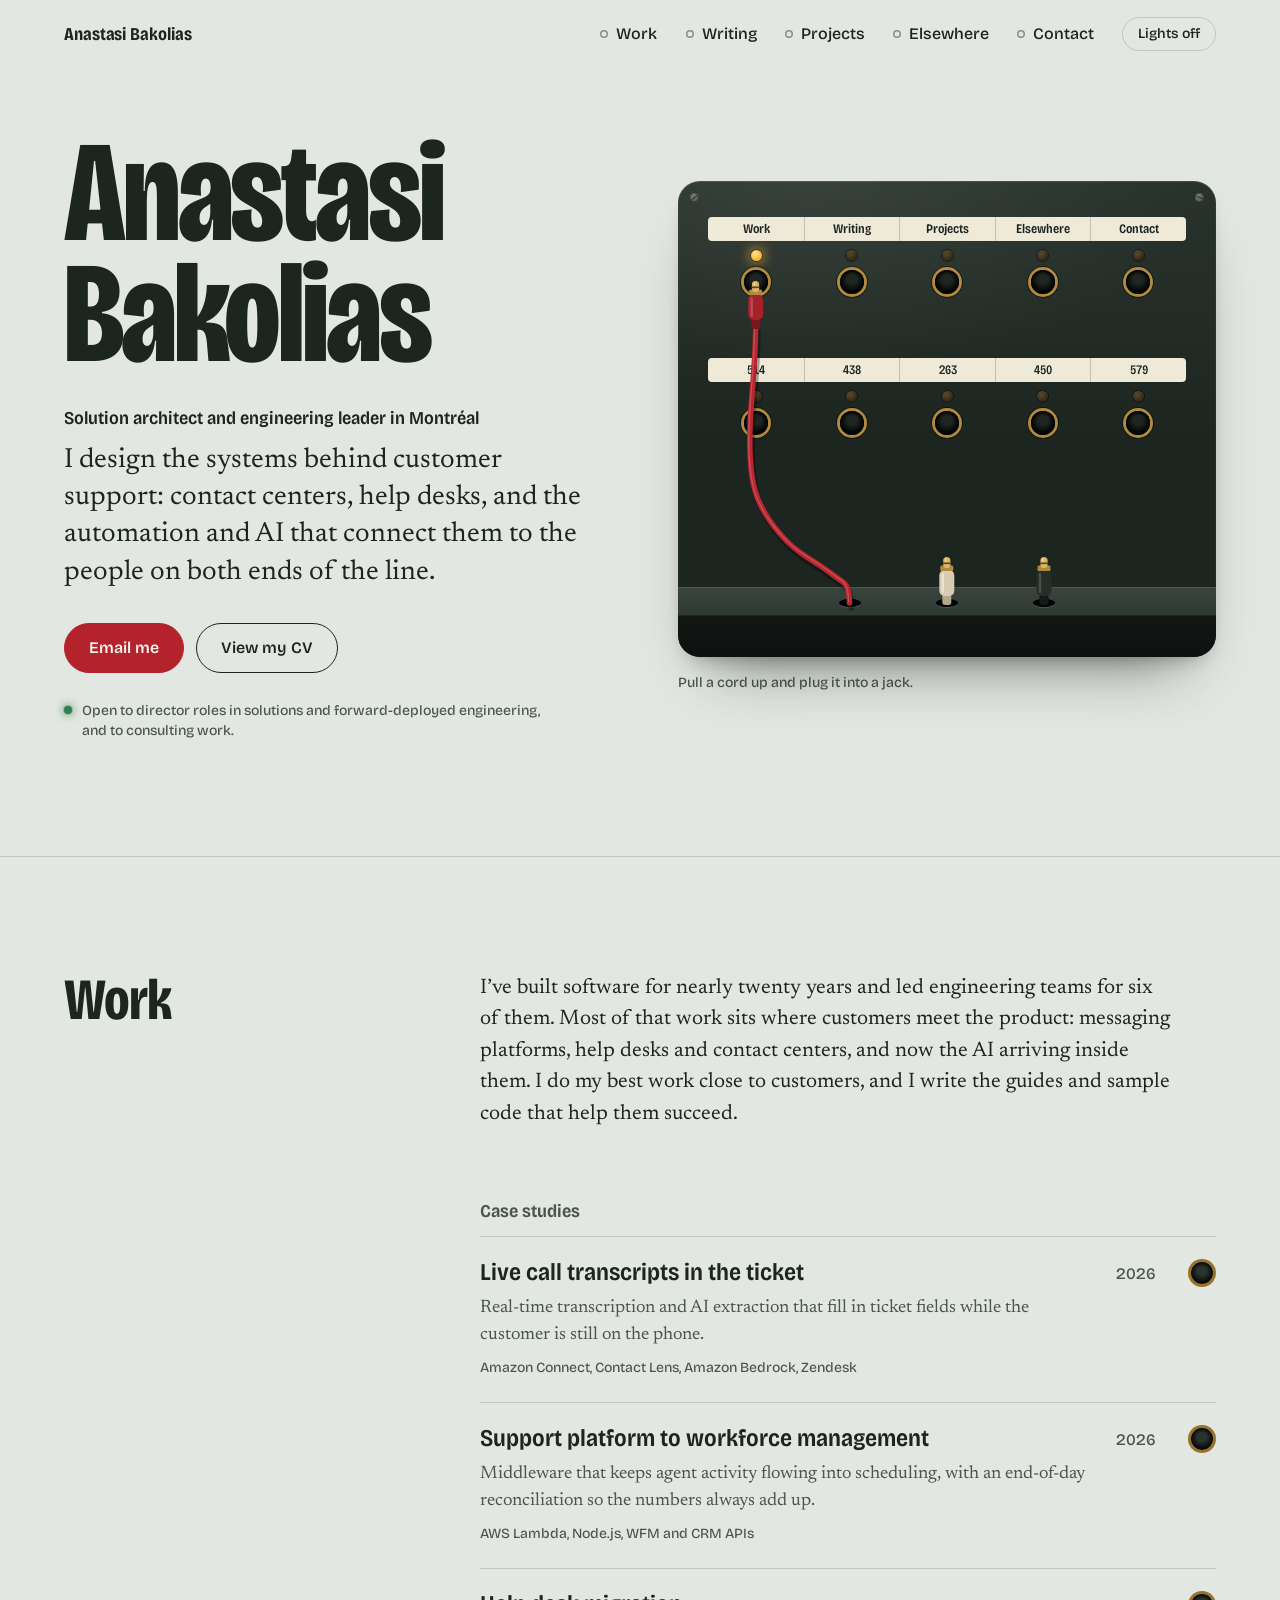
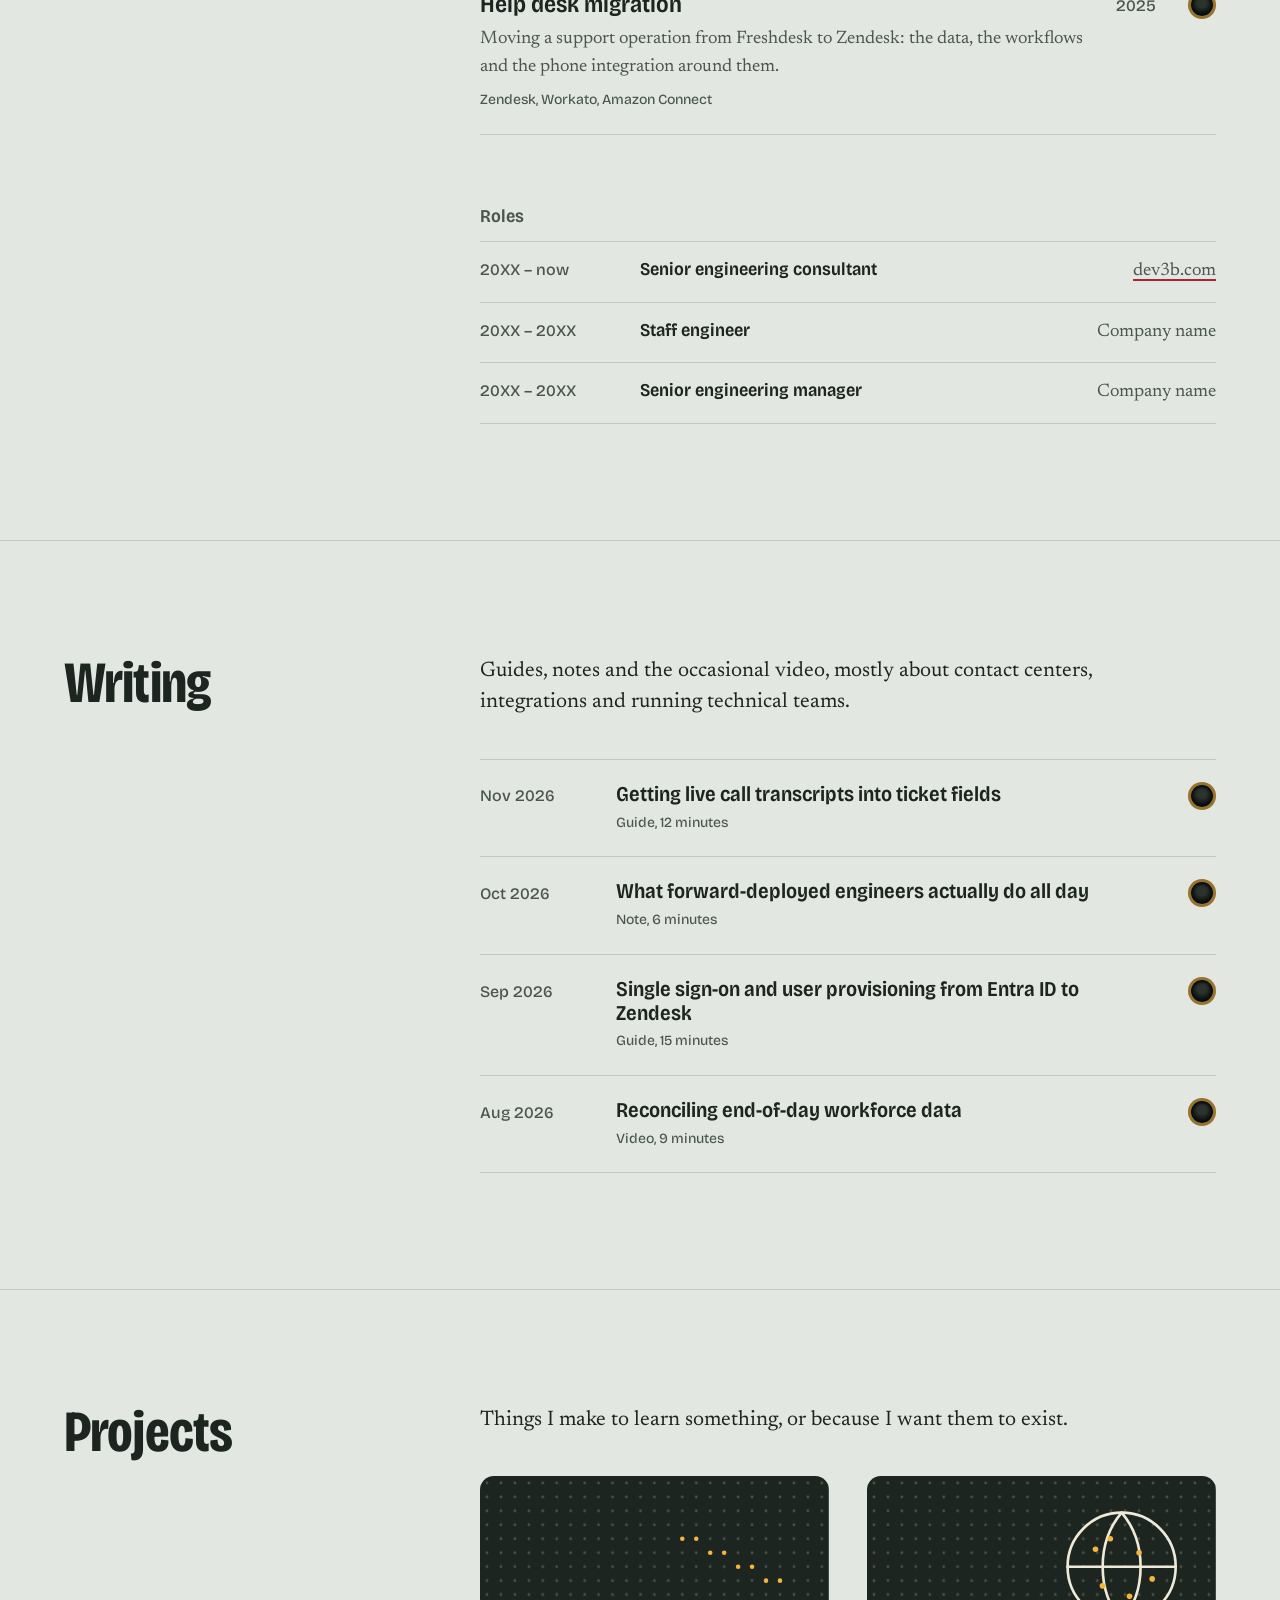
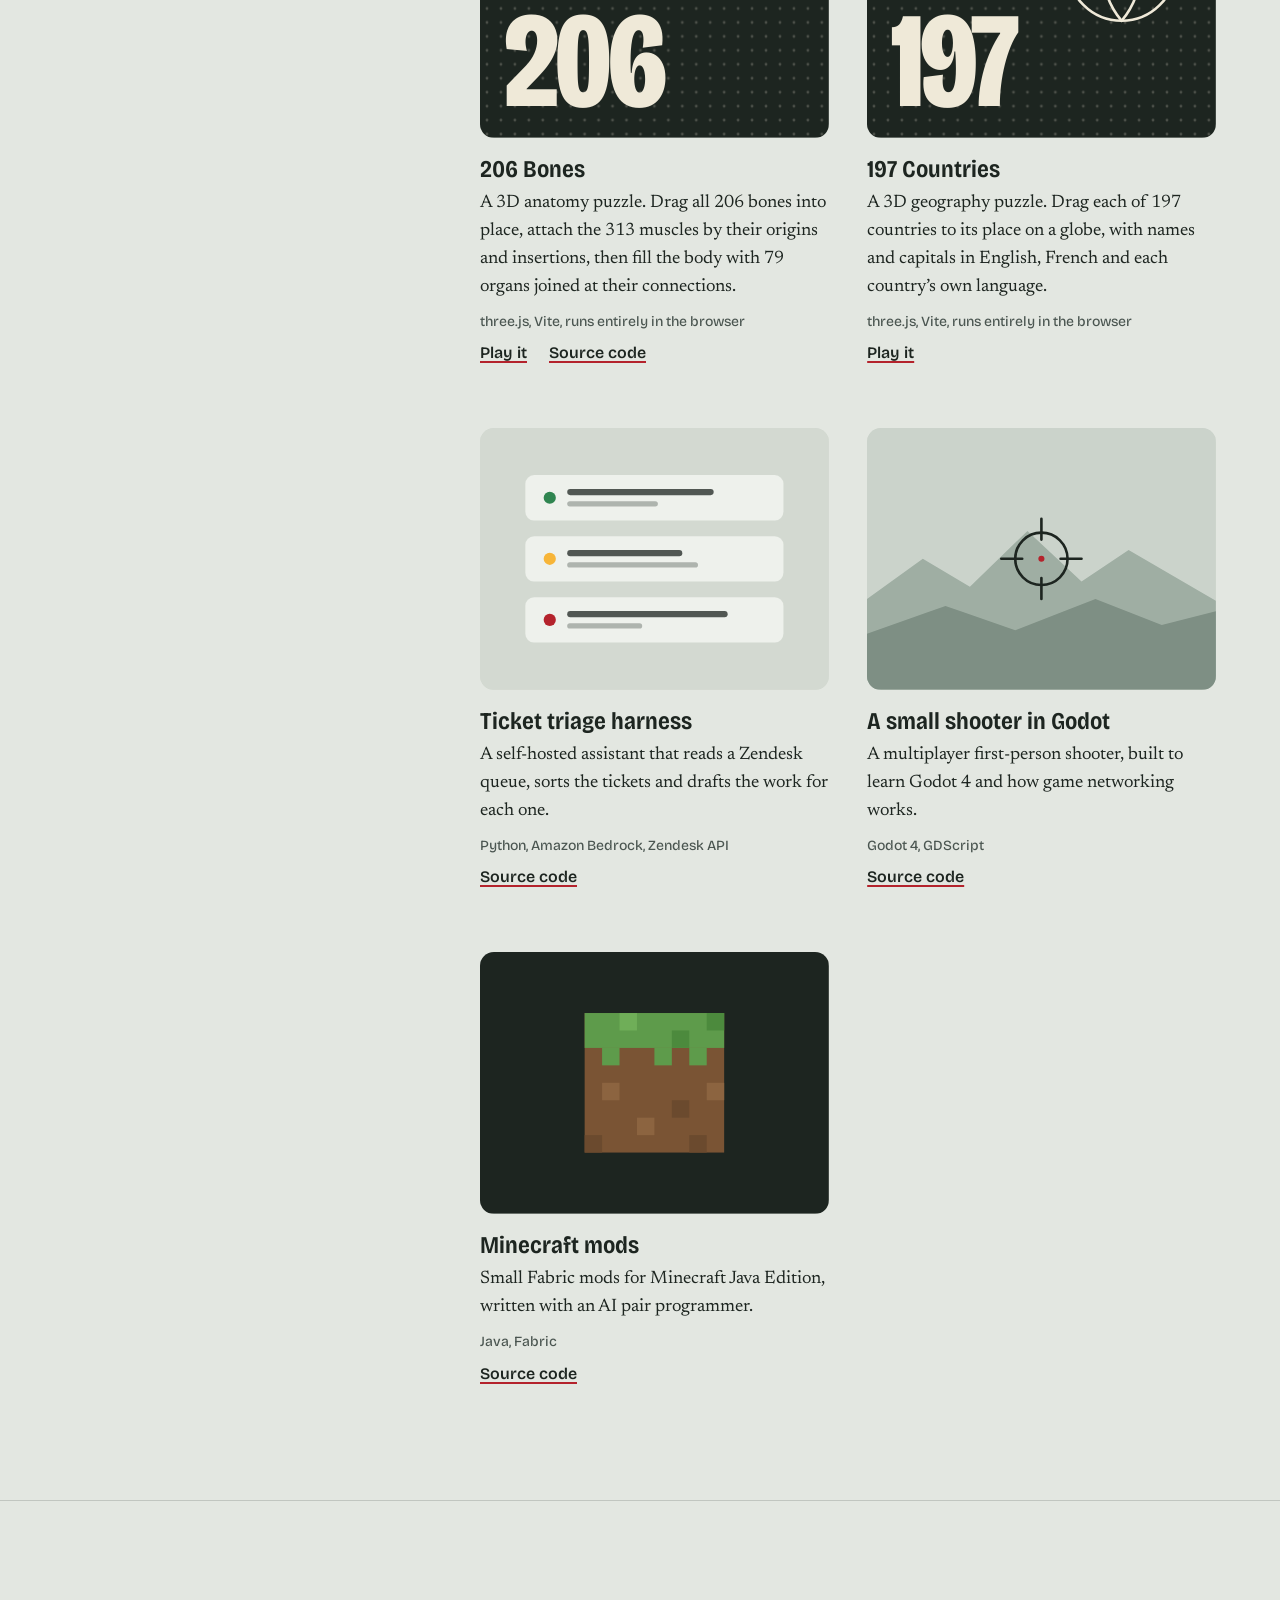
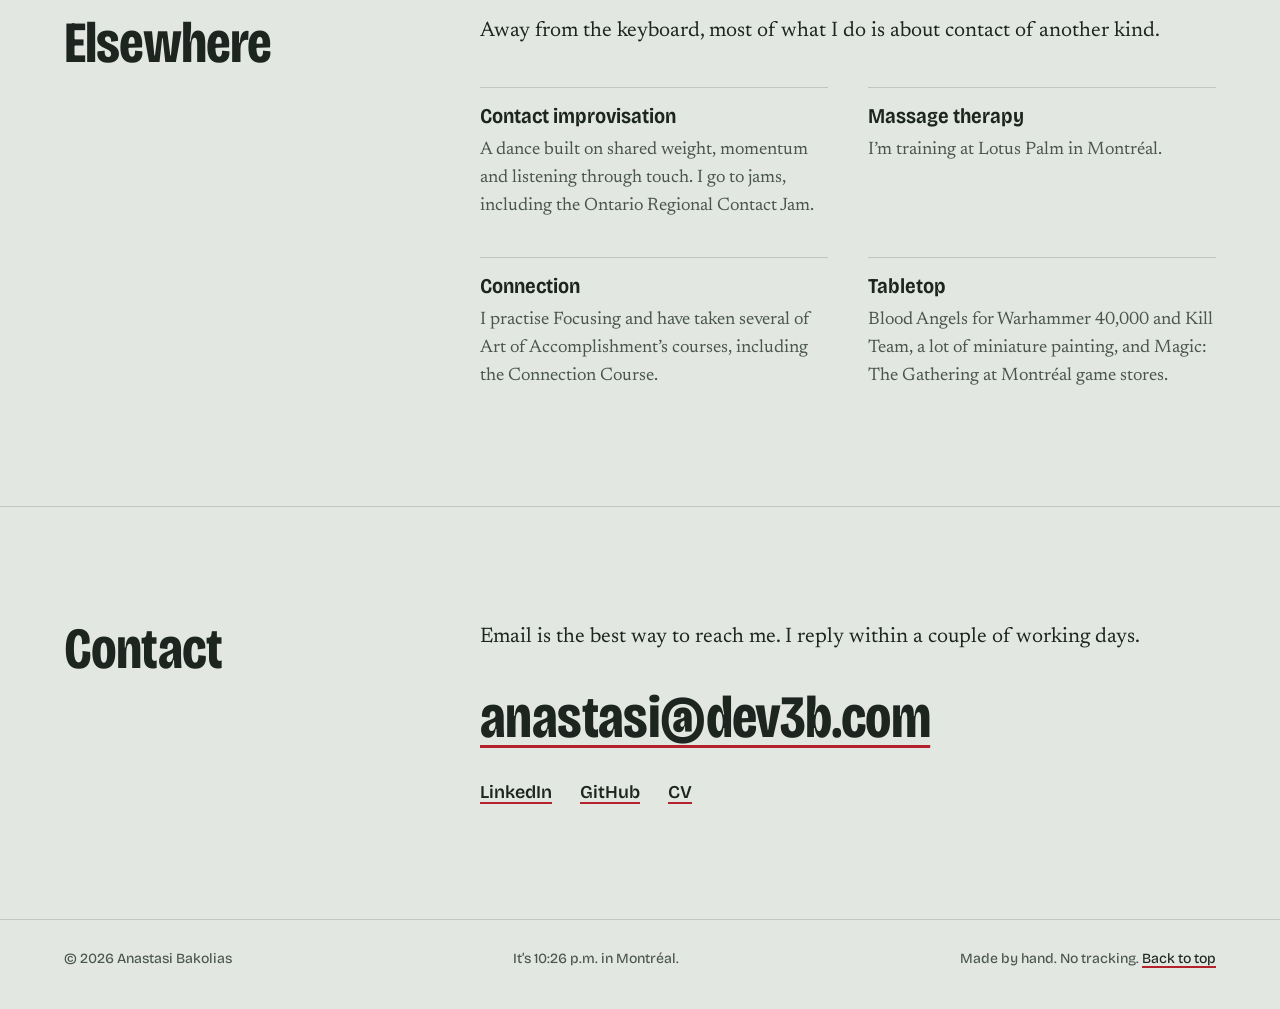
<file: index.html>
<!doctype html>
<html lang="en">
<head>
  <meta charset="utf-8">
  <meta name="viewport" content="width=device-width, initial-scale=1">
  <!-- EDIT: title and description show in search results and link previews. -->
  <title>Anastasi Bakolias — solution architect and engineering leader</title>
  <meta name="description" content="Anastasi Bakolias designs the systems behind customer support: contact centers, help desks, and the automation and AI that connect them. Based in Montréal.">
  <meta name="color-scheme" content="light dark">
  <meta name="theme-color" content="#E3E7E1" media="(prefers-color-scheme: light)">
  <meta name="theme-color" content="#141A17" media="(prefers-color-scheme: dark)">

  <!-- Link previews (LinkedIn, Slack, etc.). These assume the site is published at spasiu.github.io.
       EDIT: if you move it to your own domain, change both addresses. -->
  <meta property="og:type" content="website">
  <meta property="og:title" content="Anastasi Bakolias">
  <meta property="og:description" content="Solution architect and engineering leader in Montréal. Contact centers, support platforms, automation and AI.">
  <meta property="og:url" content="https://spasiu.github.io/">
  <meta property="og:image" content="https://spasiu.github.io/assets/img/og.png">
  <meta property="og:image:width" content="1200">
  <meta property="og:image:height" content="630">
  <meta name="twitter:card" content="summary_large_image">

  <link rel="icon" href="assets/img/favicon.svg" type="image/svg+xml">
  <link rel="apple-touch-icon" href="assets/img/apple-touch-icon.png">
  <link rel="preload" href="assets/fonts/bricolage-grotesque-latin.woff2" as="font" type="font/woff2" crossorigin>
  <link rel="preload" href="assets/fonts/newsreader-latin.woff2" as="font" type="font/woff2" crossorigin>
  <link rel="stylesheet" href="assets/css/site.css">
  <script>
    /* Apply a saved light/dark choice before the page paints. */
    (function () { try { var t = localStorage.getItem("theme"); if (t === "light" || t === "dark") document.documentElement.dataset.theme = t; } catch (e) {} })();
  </script>
  <script src="assets/js/site.js" defer></script>
</head>
<body>
  <a class="skip" href="#main">Skip to content</a>

  <header class="masthead" data-masthead>
    <div class="wrap masthead__inner">
      <a class="masthead__name" href="#top">Anastasi Bakolias</a>
      <nav class="masthead__nav" aria-label="Sections">
        <ul>
          <li><a href="#work" data-nav><span class="lamp" aria-hidden="true"></span>Work</a></li>
          <li><a href="#writing" data-nav><span class="lamp" aria-hidden="true"></span>Writing</a></li>
          <li><a href="#projects" data-nav><span class="lamp" aria-hidden="true"></span>Projects</a></li>
          <li><a href="#elsewhere" data-nav><span class="lamp" aria-hidden="true"></span>Elsewhere</a></li>
          <li><a href="#contact" data-nav><span class="lamp" aria-hidden="true"></span>Contact</a></li>
        </ul>
      </nav>
      <button class="lights" type="button" data-theme-toggle>Lights off</button>
    </div>
  </header>

  <main id="main">

    <!-- ============ Hero ============ -->
    <section class="wrap hero" id="top" aria-labelledby="hero-name">
      <div class="hero__text">
        <h1 class="hero__name" id="hero-name"><span>Anastasi</span> <span>Bakolias</span></h1>
        <!-- EDIT: one line on what you do, then one sentence on why it matters. -->
        <p class="hero__role">Solution architect and engineering leader in Montréal</p>
        <p class="hero__lede">I design the systems behind customer support: contact centers, help desks, and the automation and AI that connect them to the people on both ends of the line.</p>
        <div class="hero__actions">
          <a class="button button--primary" href="mailto:anastasi@dev3b.com">Email me</a>
          <a class="button" href="https://www.linkedin.com/in/spasiu">View my CV</a>
        </div>
        <!-- EDIT: availability. data-state can be "open" (green lamp), "limited" (amber) or "closed" (unlit). -->
        <p class="status" data-state="open"><span class="lamp" aria-hidden="true"></span>Open to director roles in solutions and forward-deployed engineering, and to consulting work.</p>
      </div>

      <!-- The cord board. Labelled jacks are links to sections; the second row is for play.
           data-patch lists the jacks that cords plug into when the page loads (comma-separated). -->
      <figure class="hero__board" aria-hidden="true">
        <div class="board" data-board data-patch="Work">
          <span class="board__screw"></span><span class="board__screw"></span>
          <div class="board__field">
            <div class="board__row">
              <a class="jack" href="#work" tabindex="-1" data-jack="Work"><span class="jack__label">Work</span><span class="jack__lamp"></span><span class="jack__socket"></span></a>
              <a class="jack" href="#writing" tabindex="-1" data-jack="Writing"><span class="jack__label">Writing</span><span class="jack__lamp"></span><span class="jack__socket"></span></a>
              <a class="jack" href="#projects" tabindex="-1" data-jack="Projects"><span class="jack__label">Projects</span><span class="jack__lamp"></span><span class="jack__socket"></span></a>
              <a class="jack" href="#elsewhere" tabindex="-1" data-jack="Elsewhere"><span class="jack__label">Elsewhere</span><span class="jack__lamp"></span><span class="jack__socket"></span></a>
              <a class="jack" href="#contact" tabindex="-1" data-jack="Contact"><span class="jack__label">Contact</span><span class="jack__lamp"></span><span class="jack__socket"></span></a>
            </div>
            <div class="board__row board__row--spare">
              <span class="jack" data-jack="514"><span class="jack__label">514</span><span class="jack__lamp"></span><span class="jack__socket"></span></span>
              <span class="jack" data-jack="438"><span class="jack__label">438</span><span class="jack__lamp"></span><span class="jack__socket"></span></span>
              <span class="jack" data-jack="263"><span class="jack__label">263</span><span class="jack__lamp"></span><span class="jack__socket"></span></span>
              <span class="jack" data-jack="450"><span class="jack__label">450</span><span class="jack__lamp"></span><span class="jack__socket"></span></span>
              <span class="jack" data-jack="579"><span class="jack__label">579</span><span class="jack__lamp"></span><span class="jack__socket"></span></span>
            </div>
          </div>
          <div class="board__shelf">
            <span class="board__hole" data-cord="red"></span>
            <span class="board__hole" data-cord="ivory"></span>
            <span class="board__hole" data-cord="black"></span>
          </div>
          <svg class="board__wires" data-wires xmlns="http://www.w3.org/2000/svg"></svg>
        </div>
        <figcaption class="board__readout" data-readout>Pull a cord up and plug it into a jack.</figcaption>
      </figure>
    </section>

    <!-- ============ Work ============ -->
    <section class="section" id="work" aria-labelledby="work-title">
      <div class="wrap section__grid">
        <header class="section__head">
          <h2 class="section__title" id="work-title">Work</h2>
        </header>
        <div class="section__body">
          <!-- EDIT: a short professional bio. -->
          <p class="section__intro">I’ve built software for nearly twenty years and led engineering teams for six of them. Most of that work sits where customers meet the product: messaging platforms, help desks and contact centers, and now the AI arriving inside them. I do my best work close to customers, and I write the guides and sample code that help them succeed.</p>

          <h3 class="subhead">Case studies</h3>
          <!-- EDIT: one row per case study. Each links to a page made from work/example-case-study.html. -->
          <ul class="rows">
            <li class="row">
              <h4 class="row__title"><a href="work/example-case-study.html">Live call transcripts in the ticket</a></h4>
              <p class="row__when">2026</p>
              <span class="socket" aria-hidden="true"></span>
              <p class="row__summary">Real-time transcription and AI extraction that fill in ticket fields while the customer is still on the phone.</p>
              <p class="row__meta">Amazon Connect, Contact Lens, Amazon Bedrock, Zendesk</p>
            </li>
            <li class="row">
              <h4 class="row__title"><a href="work/example-case-study.html">Support platform to workforce management</a></h4>
              <p class="row__when">2026</p>
              <span class="socket" aria-hidden="true"></span>
              <p class="row__summary">Middleware that keeps agent activity flowing into scheduling, with an end-of-day reconciliation so the numbers always add up.</p>
              <p class="row__meta">AWS Lambda, Node.js, WFM and CRM APIs</p>
            </li>
            <li class="row">
              <h4 class="row__title"><a href="work/example-case-study.html">Help desk migration</a></h4>
              <p class="row__when">2025</p>
              <span class="socket" aria-hidden="true"></span>
              <p class="row__summary">Moving a support operation from Freshdesk to Zendesk: the data, the workflows and the phone integration around them.</p>
              <p class="row__meta">Zendesk, Workato, Amazon Connect</p>
            </li>
          </ul>

          <h3 class="subhead">Roles</h3>
          <!-- EDIT: most recent first. -->
          <ol class="timeline">
            <li class="timeline__item">
              <p class="timeline__years">20XX – now</p>
              <p class="timeline__role">Senior engineering consultant</p>
              <p class="timeline__org"><a href="https://dev3b.com">dev3b.com</a></p>
            </li>
            <li class="timeline__item">
              <p class="timeline__years">20XX – 20XX</p>
              <p class="timeline__role">Staff engineer</p>
              <p class="timeline__org">Company name</p>
            </li>
            <li class="timeline__item">
              <p class="timeline__years">20XX – 20XX</p>
              <p class="timeline__role">Senior engineering manager</p>
              <p class="timeline__org">Company name</p>
            </li>
          </ol>
        </div>
      </div>
    </section>

    <!-- ============ Writing ============ -->
    <section class="section" id="writing" aria-labelledby="writing-title">
      <div class="wrap section__grid">
        <header class="section__head">
          <h2 class="section__title" id="writing-title">Writing</h2>
        </header>
        <div class="section__body">
          <p class="section__intro">Guides, notes and the occasional video, mostly about contact centers, integrations and running technical teams.</p>
          <!-- EDIT: newest first. Each links to a page made from writing/example-note.html. -->
          <ul class="rows rows--writing">
            <li class="row">
              <h3 class="row__title"><a href="writing/example-note.html">Getting live call transcripts into ticket fields</a></h3>
              <p class="row__when"><time datetime="2026-11">Nov 2026</time></p>
              <span class="socket" aria-hidden="true"></span>
              <p class="row__meta">Guide, 12 minutes</p>
            </li>
            <li class="row">
              <h3 class="row__title"><a href="writing/example-note.html">What forward-deployed engineers actually do all day</a></h3>
              <p class="row__when"><time datetime="2026-10">Oct 2026</time></p>
              <span class="socket" aria-hidden="true"></span>
              <p class="row__meta">Note, 6 minutes</p>
            </li>
            <li class="row">
              <h3 class="row__title"><a href="writing/example-note.html">Single sign-on and user provisioning from Entra ID to Zendesk</a></h3>
              <p class="row__when"><time datetime="2026-09">Sep 2026</time></p>
              <span class="socket" aria-hidden="true"></span>
              <p class="row__meta">Guide, 15 minutes</p>
            </li>
            <li class="row">
              <h3 class="row__title"><a href="writing/example-note.html">Reconciling end-of-day workforce data</a></h3>
              <p class="row__when"><time datetime="2026-08">Aug 2026</time></p>
              <span class="socket" aria-hidden="true"></span>
              <p class="row__meta">Video, 9 minutes</p>
            </li>
          </ul>
        </div>
      </div>
    </section>

    <!-- ============ Projects ============ -->
    <section class="section" id="projects" aria-labelledby="projects-title">
      <div class="wrap section__grid">
        <header class="section__head">
          <h2 class="section__title" id="projects-title">Projects</h2>
        </header>
        <div class="section__body">
          <p class="section__intro">Things I make to learn something, or because I want them to exist.</p>
          <!-- EDIT: swap any cover <svg> for <img src="assets/img/your-screenshot.jpg" alt=""> (4:3 works best). -->
          <ul class="projects">
            <li class="project">
              <div class="project__cover">
                <svg viewBox="0 0 400 300" aria-hidden="true" focusable="false">
                  <defs><pattern id="cover-dots" width="16" height="16" patternUnits="userSpaceOnUse"><circle cx="8" cy="8" r="1.6" fill="#EFE9D8" opacity=".22"/></pattern></defs>
                  <rect width="400" height="300" fill="#1D2520"/>
                  <rect width="400" height="300" fill="url(#cover-dots)"/>
                  <g fill="#F7B538"><circle cx="232" cy="72" r="2.6"/><circle cx="248" cy="72" r="2.6"/><circle cx="264" cy="88" r="2.6"/><circle cx="280" cy="88" r="2.6"/><circle cx="296" cy="104" r="2.6"/><circle cx="312" cy="104" r="2.6"/><circle cx="328" cy="120" r="2.6"/><circle cx="344" cy="120" r="2.6"/></g>
                  <text x="28" y="264" class="cover__numeral">206</text>
                </svg>
              </div>
              <h3 class="project__title"><a href="bones/">206 Bones</a></h3>
              <p class="project__summary">A 3D anatomy puzzle. Drag all 206 bones into place, attach the 313 muscles by their origins and insertions, then fill the body with 79 organs joined at their connections.</p>
              <p class="project__meta">three.js, Vite, runs entirely in the browser</p>
              <p class="project__links"><a href="bones/">Play it</a><a href="#">Source code</a></p>
            </li>
            <li class="project">
              <div class="project__cover">
                <svg viewBox="0 0 400 300" aria-hidden="true" focusable="false">
                  <defs><pattern id="cover-dots-globe" width="16" height="16" patternUnits="userSpaceOnUse"><circle cx="8" cy="8" r="1.6" fill="#EFE9D8" opacity=".22"/></pattern></defs>
                  <rect width="400" height="300" fill="#1D2520"/>
                  <rect width="400" height="300" fill="url(#cover-dots-globe)"/>
                  <g fill="none" stroke="#EFE9D8" stroke-width="3" stroke-linecap="round">
                    <circle cx="292" cy="104" r="62"/>
                    <path d="M230 104 H354"/>
                    <path d="M292 42 C 263 76, 263 132, 292 166"/>
                    <path d="M292 42 C 321 76, 321 132, 292 166"/>
                  </g>
                  <g fill="#F7B538"><circle cx="262" cy="84" r="3.2"/><circle cx="279" cy="72" r="3.2"/><circle cx="312" cy="88" r="3.2"/><circle cx="327" cy="118" r="3.2"/><circle cx="270" cy="126" r="3.2"/><circle cx="301" cy="138" r="3.2"/></g>
                  <text x="28" y="264" class="cover__numeral">197</text>
                </svg>
              </div>
              <h3 class="project__title"><a href="countries/">197 Countries</a></h3>
              <p class="project__summary">A 3D geography puzzle. Drag each of 197 countries to its place on a globe, with names and capitals in English, French and each country’s own language.</p>
              <p class="project__meta">three.js, Vite, runs entirely in the browser</p>
              <p class="project__links"><a href="countries/">Play it</a></p>
            </li>
            <li class="project">
              <div class="project__cover">
                <svg viewBox="0 0 400 300" aria-hidden="true" focusable="false">
                  <rect width="400" height="300" fill="#D3D9D1"/>
                  <g>
                    <rect x="52" y="54" width="296" height="52" rx="10" fill="#EEF1EC"/>
                    <circle cx="80" cy="80" r="7" fill="#2F8550"/>
                    <rect x="100" y="70" width="168" height="7" rx="3.5" fill="#1D2520" opacity=".75"/>
                    <rect x="100" y="84" width="104" height="6" rx="3" fill="#1D2520" opacity=".3"/>
                    <rect x="52" y="124" width="296" height="52" rx="10" fill="#EEF1EC"/>
                    <circle cx="80" cy="150" r="7" fill="#F7B538"/>
                    <rect x="100" y="140" width="132" height="7" rx="3.5" fill="#1D2520" opacity=".75"/>
                    <rect x="100" y="154" width="150" height="6" rx="3" fill="#1D2520" opacity=".3"/>
                    <rect x="52" y="194" width="296" height="52" rx="10" fill="#EEF1EC"/>
                    <circle cx="80" cy="220" r="7" fill="#B4232C"/>
                    <rect x="100" y="210" width="184" height="7" rx="3.5" fill="#1D2520" opacity=".75"/>
                    <rect x="100" y="224" width="86" height="6" rx="3" fill="#1D2520" opacity=".3"/>
                  </g>
                </svg>
              </div>
              <h3 class="project__title"><a href="#">Ticket triage harness</a></h3>
              <p class="project__summary">A self-hosted assistant that reads a Zendesk queue, sorts the tickets and drafts the work for each one.</p>
              <p class="project__meta">Python, Amazon Bedrock, Zendesk API</p>
              <p class="project__links"><a href="#">Source code</a></p>
            </li>
            <li class="project">
              <div class="project__cover">
                <svg viewBox="0 0 400 300" aria-hidden="true" focusable="false">
                  <rect width="400" height="300" fill="#CBD3CB"/>
                  <path d="M0 196 L64 150 L118 182 L184 118 L246 176 L300 140 L400 198 L400 300 L0 300 Z" fill="#9FAEA3"/>
                  <path d="M0 236 L90 204 L170 232 L262 196 L338 226 L400 210 L400 300 L0 300 Z" fill="#7E8F84"/>
                  <g fill="none" stroke="#1D2520" stroke-width="3" stroke-linecap="round">
                    <circle cx="200" cy="150" r="30"/>
                    <path d="M200 104 V128 M200 172 V196 M154 150 H178 M222 150 H246"/>
                  </g>
                  <circle cx="200" cy="150" r="3.5" fill="#B4232C"/>
                </svg>
              </div>
              <h3 class="project__title"><a href="#">A small shooter in Godot</a></h3>
              <p class="project__summary">A multiplayer first-person shooter, built to learn Godot 4 and how game networking works.</p>
              <p class="project__meta">Godot 4, GDScript</p>
              <p class="project__links"><a href="#">Source code</a></p>
            </li>
            <li class="project">
              <div class="project__cover">
                <svg viewBox="0 0 400 300" aria-hidden="true" focusable="false">
                  <rect width="400" height="300" fill="#1D2520"/>
                  <g transform="translate(120 70)">
                    <rect width="160" height="160" fill="#7A5434"/>
                    <rect width="160" height="40" fill="#5E9B4B"/>
                    <rect x="20" y="40" width="20" height="20" fill="#5E9B4B"/><rect x="80" y="40" width="20" height="20" fill="#5E9B4B"/><rect x="120" y="40" width="20" height="20" fill="#5E9B4B"/>
                    <rect x="40" width="20" height="20" fill="#6FAE58"/><rect x="100" y="20" width="20" height="20" fill="#4C8A3D"/><rect x="140" width="20" height="20" fill="#4C8A3D"/>
                    <rect x="20" y="80" width="20" height="20" fill="#8C6440"/><rect x="100" y="100" width="20" height="20" fill="#6B4A2E"/><rect x="60" y="120" width="20" height="20" fill="#8C6440"/><rect x="120" y="140" width="20" height="20" fill="#6B4A2E"/><rect y="140" width="20" height="20" fill="#6B4A2E"/><rect x="140" y="80" width="20" height="20" fill="#8C6440"/>
                  </g>
                </svg>
              </div>
              <h3 class="project__title"><a href="#">Minecraft mods</a></h3>
              <p class="project__summary">Small Fabric mods for Minecraft Java Edition, written with an AI pair programmer.</p>
              <p class="project__meta">Java, Fabric</p>
              <p class="project__links"><a href="#">Source code</a></p>
            </li>
          </ul>
        </div>
      </div>
    </section>

    <!-- ============ Elsewhere ============ -->
    <section class="section" id="elsewhere" aria-labelledby="elsewhere-title">
      <div class="wrap section__grid">
        <header class="section__head">
          <h2 class="section__title" id="elsewhere-title">Elsewhere</h2>
        </header>
        <div class="section__body">
          <p class="section__intro">Away from the keyboard, most of what I do is about contact of another kind.</p>
          <!-- EDIT: keep, cut or rewrite any of these. -->
          <dl class="elsewhere">
            <div class="elsewhere__item">
              <dt>Contact improvisation</dt>
              <dd>A dance built on shared weight, momentum and listening through touch. I go to jams, including the Ontario Regional Contact Jam.</dd>
            </div>
            <div class="elsewhere__item">
              <dt>Massage therapy</dt>
              <dd>I’m training at Lotus Palm in Montréal.</dd>
            </div>
            <div class="elsewhere__item">
              <dt>Connection</dt>
              <dd>I practise Focusing and have taken several of Art of Accomplishment’s courses, including the Connection Course.</dd>
            </div>
            <div class="elsewhere__item">
              <dt>Tabletop</dt>
              <dd>Blood Angels for Warhammer 40,000 and Kill Team, a lot of miniature painting, and Magic: The Gathering at Montréal game stores.</dd>
            </div>
          </dl>
        </div>
      </div>
    </section>

    <!-- ============ Contact ============ -->
    <section class="section section--contact" id="contact" aria-labelledby="contact-title">
      <div class="wrap section__grid">
        <header class="section__head">
          <h2 class="section__title" id="contact-title">Contact</h2>
        </header>
        <div class="section__body">
          <p class="section__intro">Email is the best way to reach me. I reply within a couple of working days.</p>
          <p class="contact__email"><a href="mailto:anastasi@dev3b.com">anastasi@dev3b.com</a></p>
          <ul class="contact__links">
            <li><a href="https://www.linkedin.com/in/spasiu">LinkedIn</a></li>
            <li><a href="https://github.com/spasiu">GitHub</a></li>
            <li><a href="https://www.linkedin.com/in/spasiu">CV</a></li>
          </ul>
        </div>
      </div>
    </section>
  </main>

  <footer class="footer">
    <div class="wrap footer__inner">
      <p>© <span data-year>2026</span> Anastasi Bakolias</p>
      <!-- data-tz takes any IANA time zone; Montréal shares America/Toronto. -->
      <p>It’s <time data-clock data-tz="America/Toronto">morning</time> in Montréal.</p>
      <p>Made by hand. No tracking. <a href="#top">Back to top</a></p>
    </div>
  </footer>
</body>
</html>
</file>
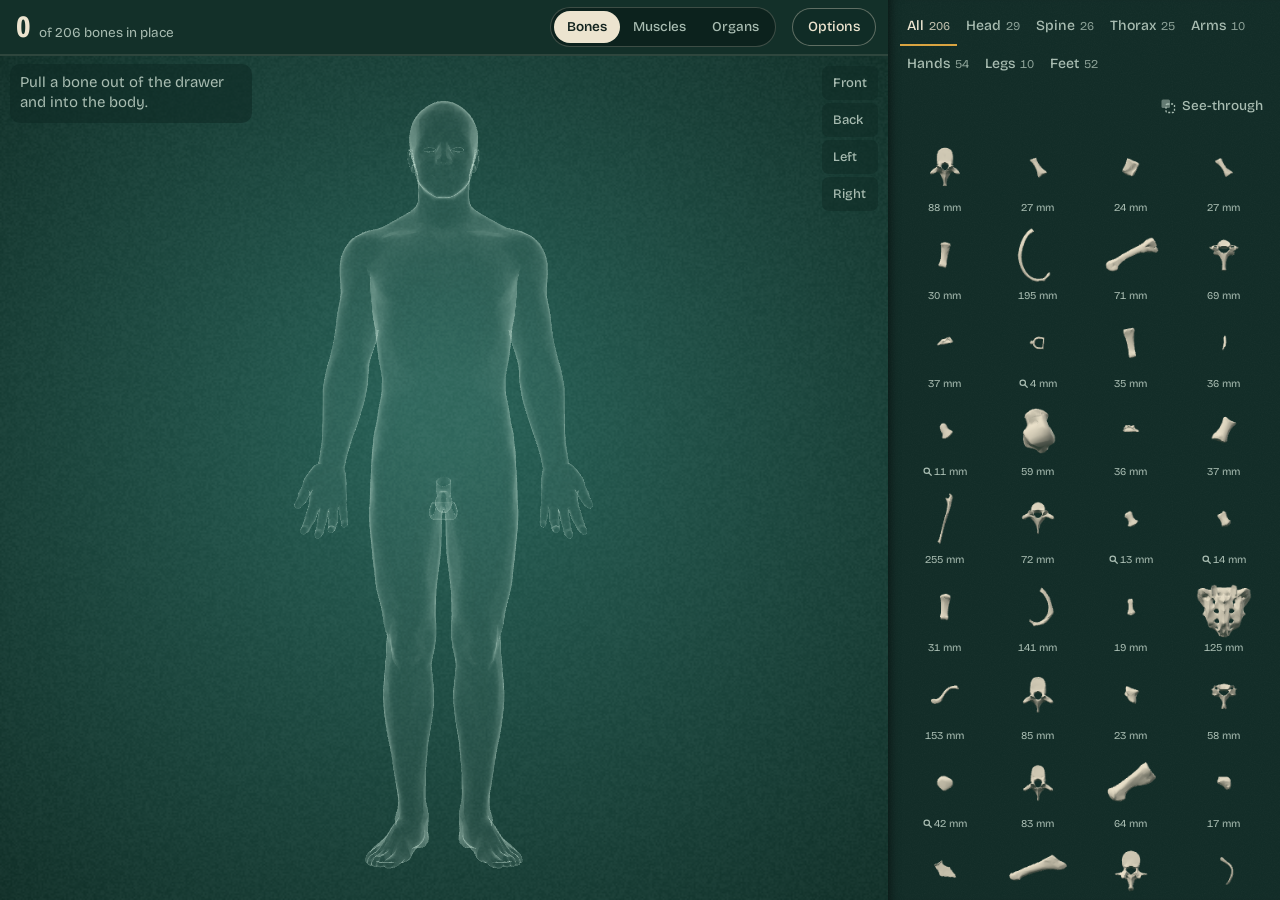
<file: bones/index.html>
<!DOCTYPE html>
<html lang="en">
<head>
  <meta charset="utf-8">
  <meta name="viewport" content="width=device-width, initial-scale=1">
  <title>206 Bones</title>
  <meta name="description" content="Rebuild a human skeleton: drag each of the 206 bones to its place in the body.">
  <link rel="icon" href="data:image/svg+xml,%3Csvg xmlns='http://www.w3.org/2000/svg' viewBox='0 0 32 32'%3E%3Crect width='32' height='32' rx='7' fill='%23133029'/%3E%3Cpath d='M9 9a3 3 0 0 1 5 1l8 8a3 3 0 1 1 1 5 3 3 0 1 1-5-1l-8-8a3 3 0 1 1-1-5z' fill='%23ece4cf'/%3E%3C/svg%3E">
  <link href="https://fonts.googleapis.com/css2?family=Bricolage+Grotesque:opsz,wdth,wght@12..96,75..100,400..700&amp;family=EB+Garamond:ital,wght@1,500&amp;display=swap" rel="stylesheet">
  <script type="module" crossorigin src="./assets/app-DaJzKejS.js"></script>
  <link rel="stylesheet" crossorigin href="./assets/index-BZ4H0Yf4.css">
</head>
<body>
  <div class="app" id="app">
    <header class="bar">
      <p class="tally" aria-live="polite">
        <span class="tally-count" id="tally-count">0</span>
        <span class="tally-rest">of <span id="tally-total">206</span> <span class="tally-noun" id="tally-noun">bones in place</span></span>
      </p>
      <div class="game-switch" id="game-switch" role="radiogroup" aria-label="What to build">
        <button type="button" role="radio" aria-checked="true" data-game="bones">Bones</button>
        <button type="button" role="radio" aria-checked="false" tabindex="-1" data-game="muscles">Muscles</button>
        <button type="button" role="radio" aria-checked="false" tabindex="-1" data-game="organs">Organs</button>
      </div>
      <button class="btn" id="open-options" type="button">Options</button>
      <div class="progress" id="progress" role="progressbar" aria-label="Bones in place" aria-valuemin="0" aria-valuemax="206" aria-valuenow="0"><i id="progress-fill"></i></div>
    </header>

    <main class="stage" id="stage">
      <canvas id="view" tabindex="0" aria-label="The body. Drag to turn it, pinch or scroll to zoom, hold Space and drag to slide it."></canvas>

      <nav class="views" id="views" aria-label="Turn the body to a standard view">
        <button type="button" data-view="front">Front</button>
        <button type="button" data-view="back">Back</button>
        <button type="button" data-view="left">Left</button>
        <button type="button" data-view="right">Right</button>
      </nav>

      <section class="inspector" id="inspector" aria-label="Bone in hand" hidden>
        <div class="label">
          <div aria-live="polite">
            <h2 class="bone-name" id="bone-name"></h2>
            <p class="bone-latin" id="bone-latin" lang="la"></p>
            <p class="bone-len" id="bone-len"></p>
            <p class="bone-note" id="bone-note" hidden>A simplified stand-in. This bone is missing from the scan data.</p>
            <p class="bone-tip" id="bone-tip"></p>
          </div>
          <ol class="ends" id="ends" aria-label="Where it attaches" hidden></ol>
          <details class="about" id="about" hidden>
            <summary id="about-summary">About this bone</summary>
            <p class="about-text" id="about-text"></p>
            <div class="about-heads" id="about-heads" hidden></div>
            <a class="about-link" id="about-link" href="https://en.wikipedia.org/" target="_blank" rel="noopener noreferrer">Read more on Wikipedia</a>
          </details>
        </div>
        <div class="lens" id="lens" role="img" aria-label="Viewer. Drag inside to tumble what is in hand, drag the rim to spin it, double-tap to reset. This only changes how you see it.">
          <canvas id="lens-canvas"></canvas>
          <svg class="rim" id="rim" viewBox="0 0 100 100" aria-hidden="true">
            <circle cx="50" cy="50" r="46" fill="none" stroke="currentColor" stroke-width="3.2" stroke-dasharray="0.7 7.329" opacity=".7"/>
            <circle cx="50" cy="50" r="44.6" fill="none" stroke="currentColor" stroke-width="6" stroke-dasharray="1 22.352"/>
          </svg>
        </div>
        <div class="actions">
          <button class="btn" id="hint" type="button">Show me where</button>
          <button class="btn" id="back" type="button">Put it back</button>
          <button class="btn btn-see" id="clear-item" type="button" aria-pressed="false" hidden>See-through</button>
        </div>
      </section>

      <p class="coach" id="coach" hidden>Pull a bone out of the drawer and into the body.</p>
      <div class="beacon" id="beacon" hidden></div>
      <div class="locator" id="locator" hidden></div>
      <div class="set-label" id="set-label" hidden></div>
      <div class="site-label" id="site-label" role="status" hidden></div>

      <section class="done" id="done" hidden>
        <h2 id="done-title">All 206 bones are in place</h2>
        <p id="done-summary"></p>
        <button class="btn btn-solid" id="again" type="button">Start again</button>
      </section>

      <div class="loading" id="loading" role="status">
        <p id="loading-text">Laying out 206 bones</p>
        <div class="loading-track"><i id="loading-bar"></i></div>
      </div>
    </main>

    <aside class="drawer" id="drawer" aria-label="Drawer of bones">
      <div class="drawer-head">
        <div class="chips" id="chips" role="group" aria-label="Show bones from"></div>
        <div class="see" id="see" role="group" aria-label="See-through"></div>
      </div>
      <div class="cells" id="cells"></div>
      <p class="drawer-empty" id="drawer-empty" hidden></p>
    </aside>
  </div>

  <dialog class="sheet" id="options" aria-labelledby="options-title">
    <div class="sheet-body">
      <header class="sheet-head">
        <h2 id="options-title">Options</h2>
        <button class="btn" id="close-options" type="button">Done</button>
      </header>

      <section>
        <h3>Body</h3>
        <div class="modes" id="sexes" role="radiogroup" aria-label="Body"></div>
      </section>

      <section>
        <h3>How close a bone has to be</h3>
        <div class="modes" id="modes"></div>
      </section>

      <section>
        <label class="toggle">
          <input type="checkbox" id="names">
          <span><strong>Show bone names</strong><small>Turn this off to identify each bone by its shape. A bone's name and description appear once it is in place.</small></span>
        </label>
      </section>

      <section>
        <h3>Handling</h3>
        <ul class="howto">
          <li>Drag a bone out of the drawer and into the body. On a touch screen, pull it across the drawer toward the body, or hold it for a moment and then drag it anywhere.</li>
          <li>The drawer pictures each region's bones to one scale, so a big bone looks big. A magnifier beside a size marks a bone drawn larger so you can see it.</li>
          <li>A bone turns itself to fit the body as it leaves the drawer, so only where it goes is up to you.</li>
          <li>To look at the bone in hand from any side, turn it in the round viewer: drag inside to tumble it, drag the rim to spin it, double-tap to turn it back. The arrow keys and [ ] do the same. This never changes how it sits in the body.</li>
          <li>Drag anywhere to turn the body, and flick to keep it turning. It stays upright however far you go.</li>
          <li>Pinch or scroll to zoom. On a trackpad, swipe sideways with two fingers to turn the body.</li>
          <li>To slide the body across the view, drag with two fingers on a touch screen, or with the right button, or hold Space and drag. To roll the view, twist two fingers or hold Alt and drag.</li>
          <li>With a bone in hand, a tap on the body puts it on that spot. With nothing in hand, a tap on a set bone names it. Double-tap to zoom in.</li>
          <li>Open About this bone, under the name of the bone in hand, for a short description and a link to its Wikipedia article.</li>
        </ul>
      </section>

      <section>
        <h3>Muscles</h3>
        <ul class="howto">
          <li>Switch to Muscles at the top to dress the finished skeleton. Each muscle has ends to attach: its origins and its insertions, one for every head or tendon.</li>
          <li>Pull a muscle out of the drawer and it comes out held by one end, in the pose it has in the body, its belly firm and its ends loose. Take that end to the spot on the bone where it attaches. When it is on the spot the spot is named; let go and it stays on, and the muscle droops from it.</li>
          <li>Each end still loose has a handle, red for an origin and blue for an insertion. Drag a handle to its spot to attach that end. The head it belongs to lights up while you hold it. Dragging the muscle by anything else just moves it about. Once every end is on, the muscle settles into its shape.</li>
          <li>The panel under its name lists each end, the head it belongs to and where it goes, and About this muscle lists its heads. On Relaxed, the spots for the muscle in hand are marked on the bones in the same colours. Show me where marks them on any setting.</li>
          <li>The drawer draws longer muscles larger, but not all to one scale, so that small ones can still be seen. The number under each is its real length.</li>
        </ul>
      </section>

      <section>
        <h3>Organs</h3>
        <ul class="howto">
          <li>Switch to Organs at the top to fill the body. The skeleton turns see-through, so you can work inside the ribcage and the pelvis. The brain comes by lobes, the lungs by lobes, the heart by chambers and the gut by its parts, along with the glands, the kidneys and bladder, the great vessels and the reproductive organs of the body chosen under Body.</li>
          <li>Each organ has one to three connections: where it joins the next part (the stomach meets the duodenum at the pylorus), a valve, or the hilum where its vessels enter. Each has a handle in its own colour. Drag a handle to where it joins; when it is there the place is named, and when you let go it stays joined.</li>
          <li>A connection carried close to its spot on screen drops to that spot's depth, so you can join it from any angle.</li>
          <li>Organs keep their shape, so once one connection is made the organ hangs where it belongs, and each of its other connections that comes to rest on its spot joins by itself. With every connection made, the organ settles into place. One left off its spot (on Expert, say) still has its handle: drag it there.</li>
          <li>The panel lists each connection in its colour. On Relaxed, the spots for the organ in hand glow in the same colours, wherever they are in the body. Show me where marks them on any setting.</li>
        </ul>
      </section>

      <section>
        <h3>Seeing through</h3>
        <ul class="howto">
          <li>See-through, next to the drawer's tabs, makes everything from the tab showing see-through once it is in place, so you can see what is behind and inside. On All it does the whole mode. Press it again to make them solid.</li>
          <li>To do one at a time, tap something in place and press See-through in its panel.</li>
          <li>In Muscles and Organs, Bones does the same for the skeleton.</li>
          <li>A tap on something see-through picks whatever is behind it.</li>
        </ul>
      </section>

      <section>
        <h3>The two bodies</h3>
        <ul class="howto">
          <li>Under Body, Female gives every mode a woman's hip bones, sacrum and coccyx fitted to the same skeleton, the muscles on them, her outline, and her bladder and reproductive organs. What is in place stays in place when you switch.</li>
          <li>The skeleton is a man's; only the pelvis changes. The vagina and vulva are not modelled.</li>
        </ul>
      </section>

      <section>
        <h3>Saving</h3>
        <p class="quiet" id="save-note"></p>
      </section>

      <section>
        <h3>Start again</h3>
        <p class="quiet" id="restart-note"></p>
        <button class="btn" id="restart" type="button">Start again</button>
        <div class="confirm" id="restart-confirm" hidden>
          <button class="btn btn-solid" id="restart-yes" type="button">Clear the body and start again</button>
          <button class="btn" id="restart-no" type="button">Keep going</button>
        </div>
      </section>

      <section>
        <h3>About the models</h3>
        <p class="quiet">Bone and body shapes: <a href="https://dbarchive.biosciencedbc.jp/en/bodyparts3d/download.html" target="_blank" rel="noopener noreferrer">BodyParts3D</a>, © The Database Center for Life Science, licensed under CC Attribution 4.0 International. The meshes were simplified for the web, the coccyx was separated from the sacrum, teeth are attached to their jaws, and the body surface was smoothed into a neutral figure and eased outward by up to 4 mm where a bone would otherwise touch it. Bones are life-size relative to the body. Drawer pictures are to scale within each region.</p>
        <p class="quiet">The six ear ossicles are not part of that dataset. The ones here are simplified stand-ins modelled for this app.</p>
        <h3>About the female body</h3>
        <p class="quiet">The woman's hip bones, sacrum and coccyx, the hips and breasts of her outline, and her uterus, uterine tubes, ovaries, bladder and mammary glands come from the <a href="https://humanatlas.io/3d-reference-library" target="_blank" rel="noopener noreferrer">Human Reference Atlas 3D Reference Object Library</a> (HuBMAP), licensed under CC Attribution 4.0 International, made from the Visible Human Project female dataset of the U.S. National Library of Medicine. Her pelvis was fitted to this skeleton's hip joints and lowest vertebra, keeping its shape, and scaled with them; her organs keep their place in it. The muscles on the pelvis were carried onto hers, and the man's outline was eased over his genitals.</p>
        <h3>About the descriptions</h3>
        <p class="quiet">Each bone's description is a short summary written for this app from its article on the English Wikipedia, which the link under it opens.</p>
        <h3>About the muscle models</h3>
        <p class="quiet">Muscle shapes come from <a href="https://dbarchive.biosciencedbc.jp/en/bodyparts3d/download.html" target="_blank" rel="noopener noreferrer">BodyParts3D</a> (CC Attribution 4.0) and, for the muscles BodyParts3D does not model (masseter, temporalis, the pterygoids, latissimus dorsi, rectus abdominis, internal oblique, transversus abdominis, quadratus lumborum, multifidus, extensor digitorum brevis and the dorsal interossei of the foot), from <a href="https://github.com/Z-Anatomy/the-blend" target="_blank" rel="noopener noreferrer">Z-Anatomy, the libre 3D atlas of anatomy</a> by Gauthier Kervyn, fitted onto this skeleton. The muscle models as adapted here are licensed under <a href="https://creativecommons.org/licenses/by-sa/4.0/" target="_blank" rel="noopener noreferrer">CC Attribution-ShareAlike 4.0</a>. Where each muscle attaches was found from where it touches its bones, checked against standard anatomy. Each muscle's description was written for this app; the link under it opens its article on the English Wikipedia.</p>
        <h3>About the organ models</h3>
        <p class="quiet">Organ shapes come from <a href="https://dbarchive.biosciencedbc.jp/en/bodyparts3d/download.html" target="_blank" rel="noopener noreferrer">BodyParts3D</a> (CC Attribution 4.0) and, for what BodyParts3D does not model (the lobes of the lungs, the chambers of the heart, the lobes of the cerebrum, the parotid and thyroid glands), from <a href="https://github.com/Z-Anatomy/the-blend" target="_blank" rel="noopener noreferrer">Z-Anatomy, the libre 3D atlas of anatomy</a> by Gauthier Kervyn, fitted onto this skeleton, as is the ductus deferens. The woman's organs are from the Human Reference Atlas, as above. The cecum and the sigmoid colon were cut from BodyParts3D's ascending and descending colon. The organ models as adapted here are licensed under <a href="https://creativecommons.org/licenses/by-sa/4.0/" target="_blank" rel="noopener noreferrer">CC Attribution-ShareAlike 4.0</a>. Where each connection goes was found from where the organ meets its neighbour, checked against standard anatomy. Each organ's description was written for this app; the link under it opens its article on the English Wikipedia.</p>
      </section>
    </div>
  </dialog>

  <canvas class="ghost" id="ghost" hidden></canvas>
</body>
</html>
</file>
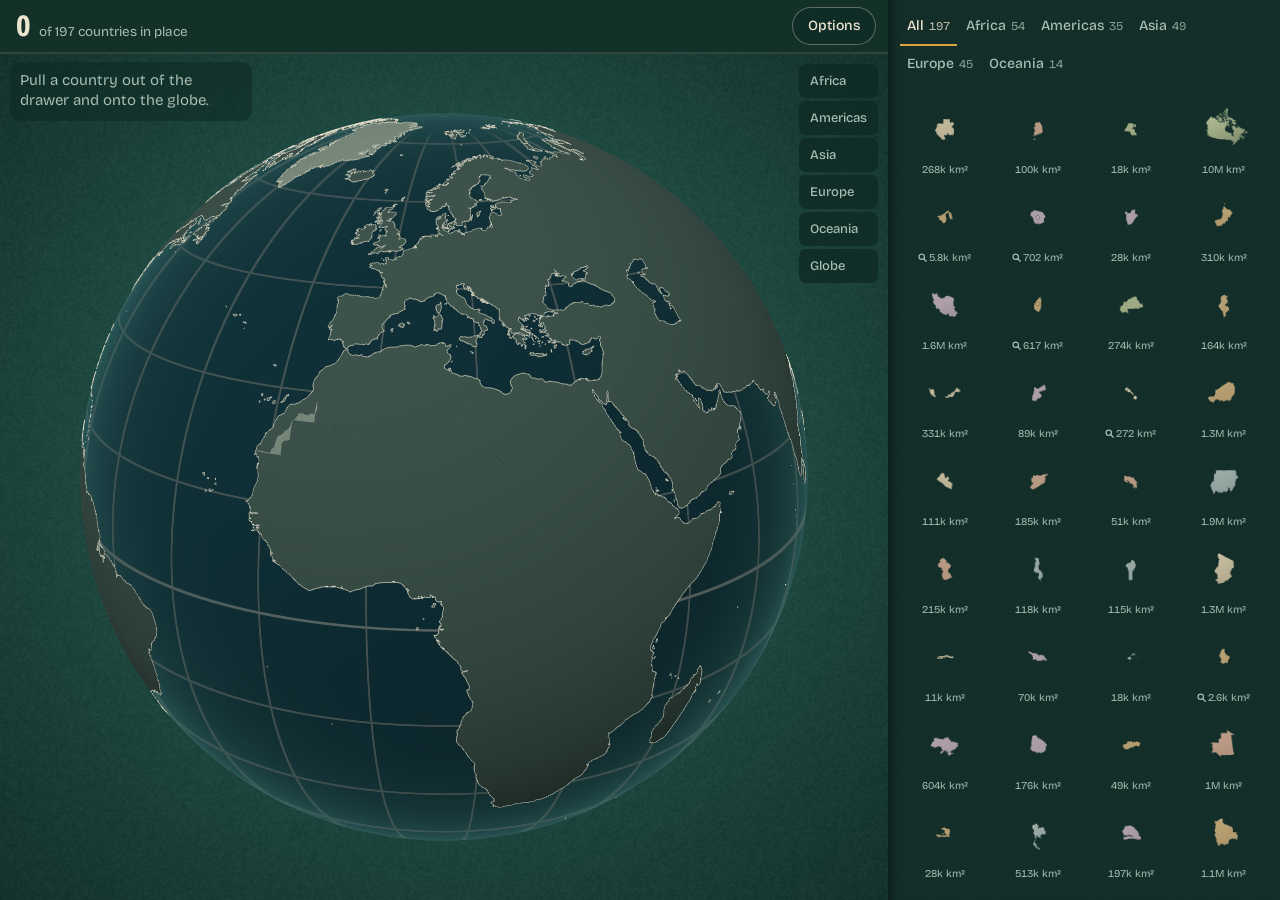
<file: countries/index.html>
<!DOCTYPE html>
<html lang="en">
<head>
  <meta charset="utf-8">
  <meta name="viewport" content="width=device-width, initial-scale=1">
  <title>197 Countries</title>
  <meta name="description" content="Put the world back together: drag each of 197 countries to its place on a globe.">
  <link rel="icon" href="data:image/svg+xml,%3Csvg xmlns='http://www.w3.org/2000/svg' viewBox='0 0 32 32'%3E%3Crect width='32' height='32' rx='7' fill='%23133029'/%3E%3Ccircle cx='16' cy='16' r='9.5' fill='none' stroke='%23ece4cf' stroke-width='2'/%3E%3Cpath d='M6.5 16h19M16 6.5c-4.4 5.2-4.4 13.8 0 19M16 6.5c4.4 5.2 4.4 13.8 0 19' fill='none' stroke='%23ece4cf' stroke-width='1.6'/%3E%3C/svg%3E">
  <link href="https://fonts.googleapis.com/css2?family=Bricolage+Grotesque:opsz,wdth,wght@12..96,75..100,400..700&amp;family=EB+Garamond:ital,wght@1,500&amp;display=swap" rel="stylesheet">
  <script type="module" crossorigin src="./assets/app-C3jycKdN.js"></script>
  <link rel="stylesheet" crossorigin href="./assets/index-BwJ5dDef.css">
</head>
<body>
  <div class="app" id="app">
    <header class="bar">
      <p class="tally" aria-live="polite">
        <span class="tally-count" id="tally-count">0</span>
        <span class="tally-rest">of <span id="tally-total">197</span> countries in place</span>
      </p>
      <button class="btn" id="open-options" type="button">Options</button>
      <div class="progress" id="progress" role="progressbar" aria-label="Countries in place" aria-valuemin="0" aria-valuemax="197" aria-valuenow="0"><i id="progress-fill"></i></div>
    </header>

    <main class="stage" id="stage">
      <canvas id="view" tabindex="0" aria-label="The globe. Drag to turn it, pinch or scroll to zoom."></canvas>

      <nav class="views" id="views" aria-label="Turn the globe to a region">
        <button type="button" data-view="africa">Africa</button>
        <button type="button" data-view="americas">Americas</button>
        <button type="button" data-view="asia">Asia</button>
        <button type="button" data-view="europe">Europe</button>
        <button type="button" data-view="oceania">Oceania</button>
        <button type="button" data-view="">Globe</button>
      </nav>

      <section class="inspector" id="inspector" aria-label="Country in hand" hidden>
        <div class="label">
          <div aria-live="polite">
            <h2 class="country-name"><button class="country-flag" id="country-flag" type="button" title="Show the flag larger" hidden><img id="country-flag-img" alt="" width="48" height="36" decoding="async" draggable="false"></button><span id="country-name"></span></h2>
            <p class="country-native" id="country-native"></p>
            <p class="country-facts" id="country-facts"></p>
            <p class="country-status" id="country-status" hidden></p>
            <p class="country-tip" id="country-tip"></p>
          </div>
          <details class="about" id="about" hidden>
            <summary>Names, capital, population</summary>
            <table class="names">
              <thead><tr><th scope="col"><span class="visually-hidden">Language</span></th><th scope="col">Country</th><th scope="col">Capital</th></tr></thead>
              <tbody id="names-body"></tbody>
            </table>
            <p class="about-note" id="capital-note" hidden></p>
            <p class="about-pop" id="about-pop"></p>
            <a class="about-link" id="about-link" href="https://en.wikipedia.org/" target="_blank" rel="noopener noreferrer">Read more on Wikipedia</a>
          </details>
        </div>
        <div class="lens" id="lens" role="img" aria-label="The country in hand, magnified, with north up">
          <canvas id="lens-canvas"></canvas>
          <svg class="rim" viewBox="0 0 100 100" aria-hidden="true">
            <circle cx="50" cy="50" r="46" fill="none" stroke="currentColor" stroke-width="3.2" stroke-dasharray="0.7 7.329" opacity=".7"/>
            <path d="M50 1.5 46.6 8.6h6.8z" fill="currentColor"/>
          </svg>
        </div>
        <div class="actions">
          <button class="btn" id="hint" type="button">Show me where</button>
          <button class="btn" id="back" type="button">Put it back</button>
        </div>
      </section>

      <p class="coach" id="coach" hidden>Pull a country out of the drawer and onto the globe.</p>
      <div class="beacon" id="beacon" hidden></div>
      <div class="locator" id="locator" hidden></div>
      <div class="set-label" id="set-label" hidden></div>

      <section class="done" id="done" hidden>
        <h2>All 197 countries are in place</h2>
        <p id="done-summary"></p>
        <button class="btn btn-solid" id="again" type="button">Start again</button>
      </section>

      <div class="loading" id="loading" role="status">
        <p id="loading-text">Laying out 197 countries</p>
        <div class="loading-track"><i id="loading-bar"></i></div>
      </div>
    </main>

    <aside class="drawer" id="drawer" aria-label="Drawer of countries">
      <div class="chips" id="chips" role="group" aria-label="Show countries from"></div>
      <div class="cells" id="cells"></div>
      <p class="drawer-empty" id="drawer-empty" hidden></p>
    </aside>
  </div>

  <dialog class="sheet" id="options" aria-labelledby="options-title">
    <div class="sheet-body">
      <header class="sheet-head">
        <h2 id="options-title">Options</h2>
        <button class="btn" id="close-options" type="button">Done</button>
      </header>

      <section>
        <h3>How close a country has to be</h3>
        <div class="modes" id="modes"></div>
      </section>

      <section>
        <label class="toggle">
          <input type="checkbox" id="names">
          <span><strong>Show country names</strong><small>Turn this off to know each country by its shape. Its names, capital and population appear once it is in place.</small></span>
        </label>
      </section>

      <section>
        <h3>Handling</h3>
        <ul class="howto">
          <li>Drag a country out of the drawer and onto the globe. On a touch screen, pull it across the drawer toward the globe, or hold it for a moment and then drag it anywhere.</li>
          <li>A country keeps north up wherever you carry it, so only where it goes is up to you. It sets when you let go of it near its place.</li>
          <li>Drag anywhere else to turn the globe, and flick to keep it turning. North always stays up.</li>
          <li>Pinch or scroll to zoom. On a trackpad, swipe sideways with two fingers to turn the globe. The arrow keys turn it too, and + and − zoom.</li>
          <li>With a country in hand, a tap on the globe puts it on that spot. With nothing in hand, a tap on a set country brings up its names, capital and population. Double-tap to zoom in.</li>
          <li>The drawer pictures every country to one scale that shrinks big countries more than small ones, so a bigger country always looks bigger. A magnifier beside an area marks a country drawn larger than that so you can see it.</li>
          <li>Some countries have parts far from the rest (Hawaii, French Guiana, the Galápagos). They wait on the globe and fill in when their country is set.</li>
        </ul>
      </section>

      <section>
        <h3>Saving</h3>
        <p class="quiet" id="save-note"></p>
      </section>

      <section>
        <h3>Start again</h3>
        <p class="quiet" id="restart-note"></p>
        <button class="btn" id="restart" type="button">Start again</button>
        <div class="confirm" id="restart-confirm" hidden>
          <button class="btn btn-solid" id="restart-yes" type="button">Clear the globe and start again</button>
          <button class="btn" id="restart-no" type="button">Keep going</button>
        </div>
      </section>

      <section>
        <h3>Which countries</h3>
        <p class="quiet">The 197 pieces are the 193 member states of the United Nations, its two observer states (Palestine and Vatican City), Kosovo and Taiwan. Land that belongs to no piece (Antarctica, Greenland, Western Sahara, and dependencies such as Puerto Rico or New Caledonia) is drawn in grey and is not part of the game; tap it to see its name.</p>
        <h3>About the map</h3>
        <p class="quiet">Shapes from <a href="https://www.naturalearthdata.com/" target="_blank" rel="noopener noreferrer">Natural Earth</a> (1:50 million, public domain). Natural Earth draws borders as they are held on the ground; this map gives Crimea to Ukraine and the Golan Heights to Syria, as most countries do, and draws Somaliland and Northern Cyprus as part of Somalia and Cyprus.</p>
        <h3>About the names and numbers</h3>
        <p class="quiet">Names and capitals in English, French and each country's own language come from <a href="https://www.wikidata.org/" target="_blank" rel="noopener noreferrer">Wikidata</a>, checked by hand. Where a country has several official languages, its own language here is the most widely spoken of them. Populations are the World Bank's figures for 2025 (<a href="https://data.worldbank.org/indicator/SP.POP.TOTL" target="_blank" rel="noopener noreferrer">World Development Indicators</a>, CC BY 4.0), except Taiwan (its Ministry of the Interior, end of 2025) and Vatican City (the Vatican's own count of residents). Flags are drawn by <a href="https://github.com/lipis/flag-icons" target="_blank" rel="noopener noreferrer">flag-icons</a> (Panayiotis Lipiridis and contributors, MIT License).</p>
      </section>
    </div>
  </dialog>

  <dialog class="flag-view" id="flag-view" aria-labelledby="flag-view-name">
    <figure>
      <img class="flag-view-img" id="flag-view-img" alt="" draggable="false">
      <figcaption><span class="flag-view-name" id="flag-view-name"></span><span class="flag-view-native" id="flag-view-native" hidden></span></figcaption>
    </figure>
    <button class="btn flag-view-close" id="flag-view-close" type="button">Close</button>
  </dialog>

  <canvas class="ghost" id="ghost" hidden></canvas>
  <div class="cell-tip" id="cell-tip" role="tooltip" hidden></div>
</body>
</html>
</file>
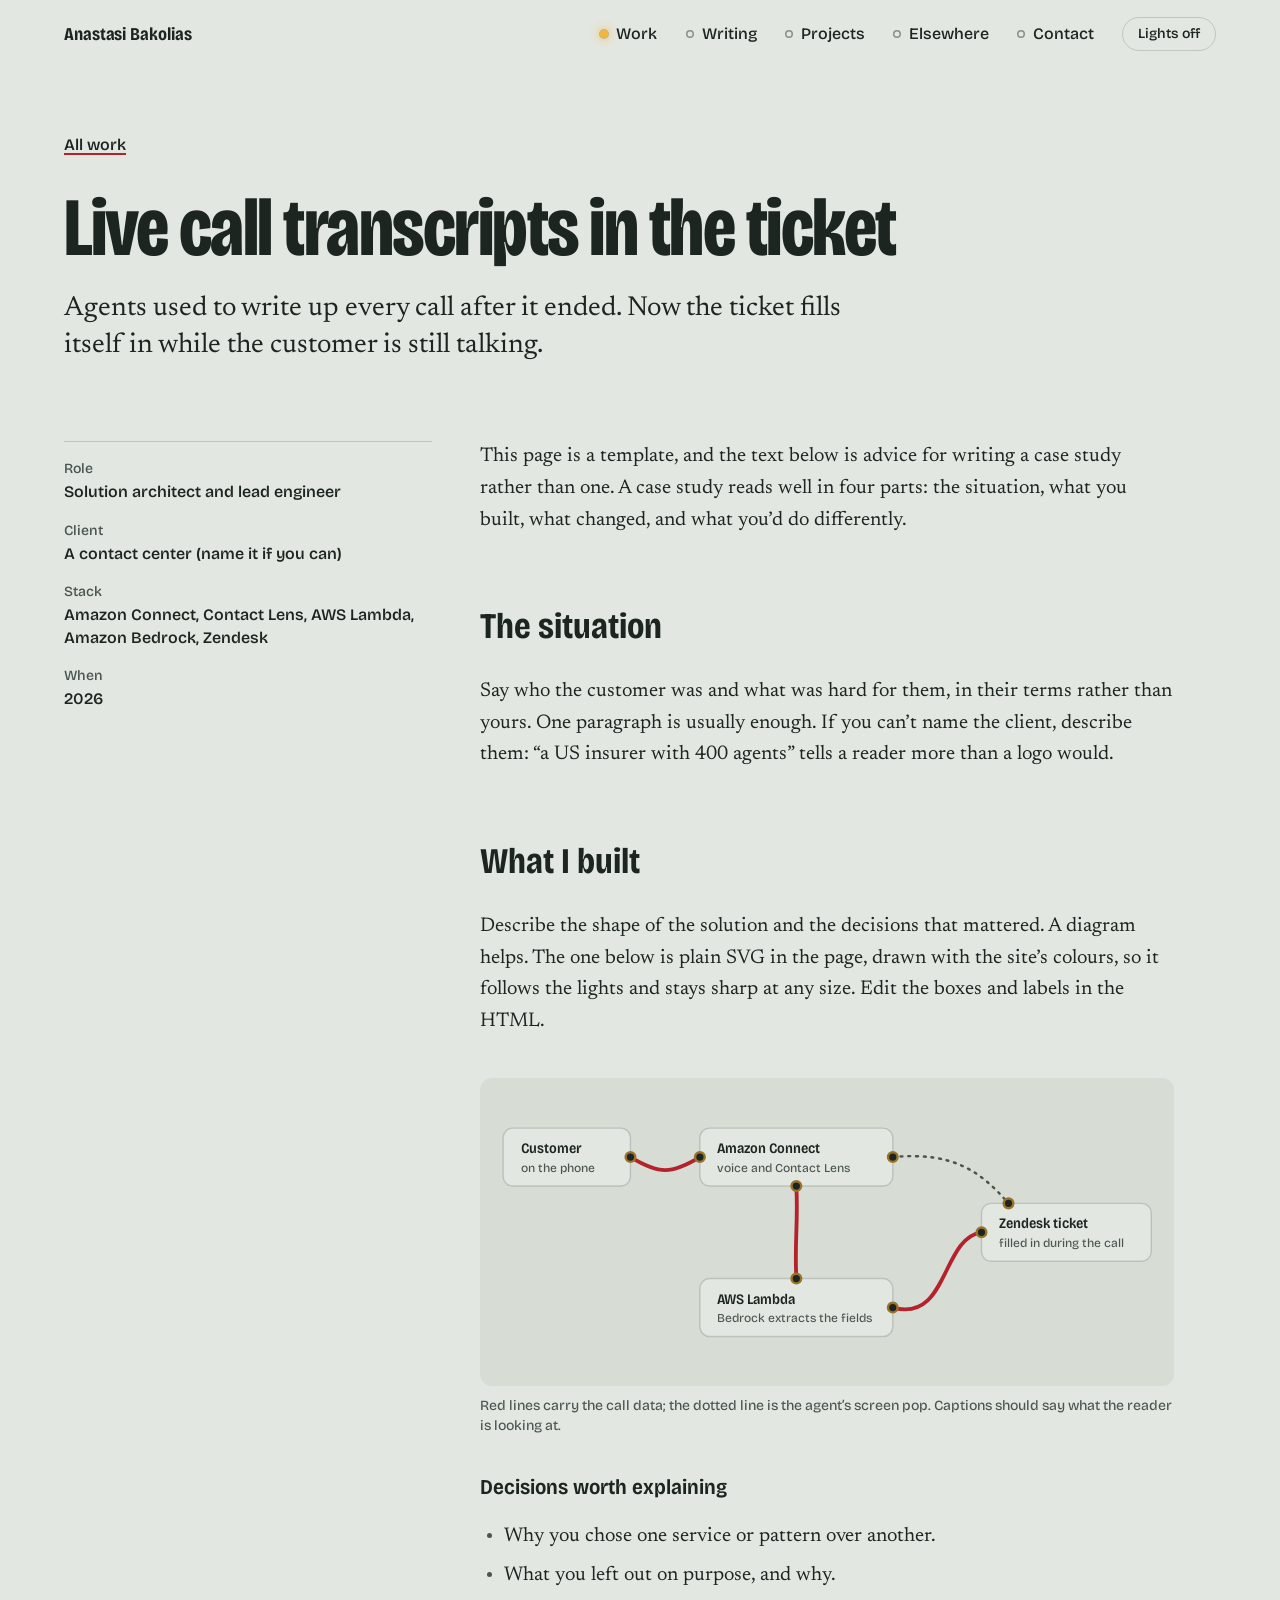
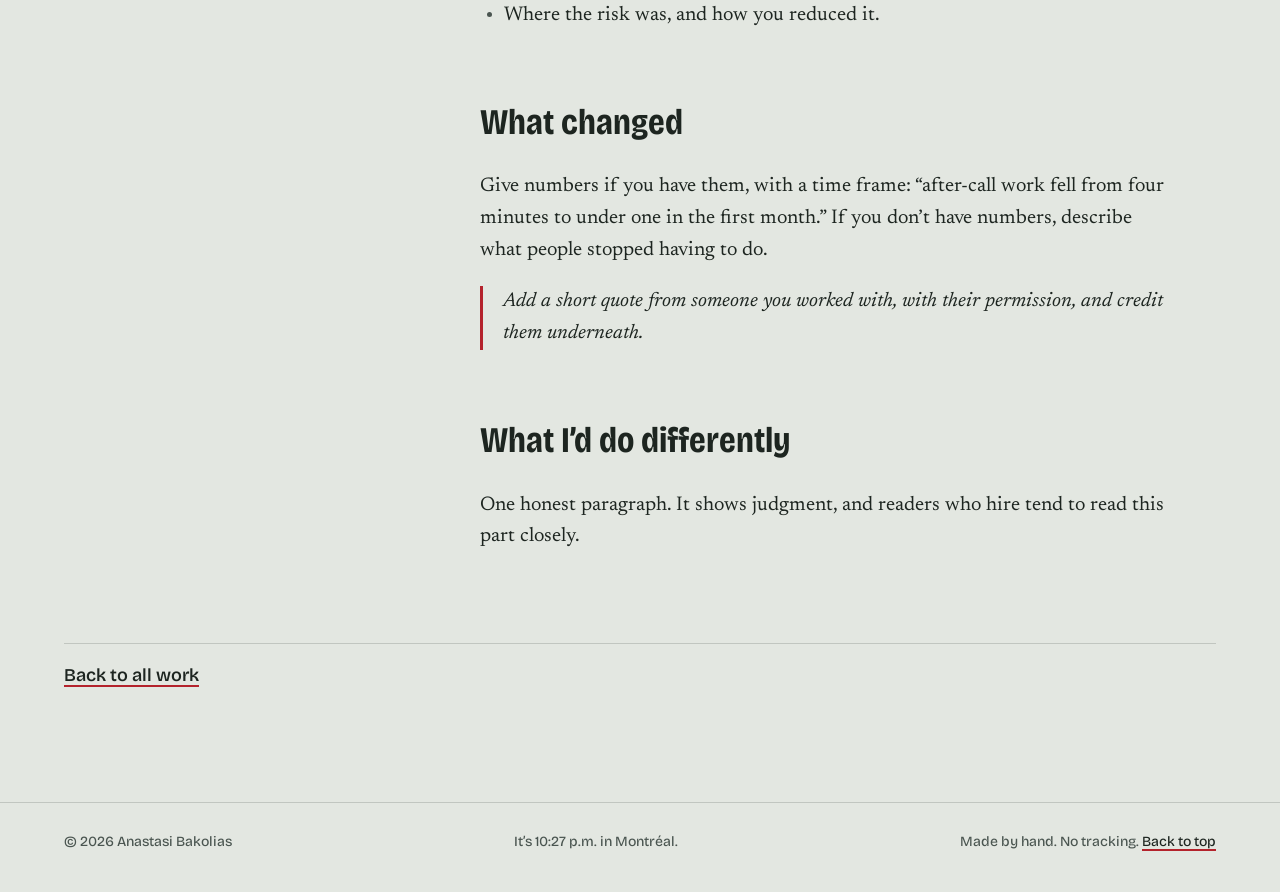
<file: work/example-case-study.html>
<!doctype html>
<html lang="en">
<head>
  <meta charset="utf-8">
  <meta name="viewport" content="width=device-width, initial-scale=1">
  <!-- TEMPLATE: copy this file, rename it (e.g. work/call-transcripts.html), then edit everything marked EDIT. -->
  <!-- EDIT: page title and description -->
  <title>Live call transcripts in the ticket — Anastasi Bakolias</title>
  <meta name="description" content="Case study: real-time transcription and AI extraction that fill in Zendesk ticket fields while the customer is still on the phone.">
  <meta name="color-scheme" content="light dark">
  <meta name="theme-color" content="#E3E7E1" media="(prefers-color-scheme: light)">
  <meta name="theme-color" content="#141A17" media="(prefers-color-scheme: dark)">
  <link rel="icon" href="../assets/img/favicon.svg" type="image/svg+xml">
  <link rel="apple-touch-icon" href="../assets/img/apple-touch-icon.png">
  <link rel="preload" href="../assets/fonts/bricolage-grotesque-latin.woff2" as="font" type="font/woff2" crossorigin>
  <link rel="preload" href="../assets/fonts/newsreader-latin.woff2" as="font" type="font/woff2" crossorigin>
  <link rel="stylesheet" href="../assets/css/site.css">
  <script>
    (function () { try { var t = localStorage.getItem("theme"); if (t === "light" || t === "dark") document.documentElement.dataset.theme = t; } catch (e) {} })();
  </script>
  <script src="../assets/js/site.js" defer></script>
</head>
<body>
  <a class="skip" href="#main">Skip to content</a>

  <header class="masthead" data-masthead>
    <div class="wrap masthead__inner">
      <a class="masthead__name" href="../">Anastasi Bakolias</a>
      <nav class="masthead__nav" aria-label="Sections">
        <ul>
          <li><a href="../#work" class="is-current" aria-current="true"><span class="lamp" aria-hidden="true"></span>Work</a></li>
          <li><a href="../#writing"><span class="lamp" aria-hidden="true"></span>Writing</a></li>
          <li><a href="../#projects"><span class="lamp" aria-hidden="true"></span>Projects</a></li>
          <li><a href="../#elsewhere"><span class="lamp" aria-hidden="true"></span>Elsewhere</a></li>
          <li><a href="../#contact"><span class="lamp" aria-hidden="true"></span>Contact</a></li>
        </ul>
      </nav>
      <button class="lights" type="button" data-theme-toggle>Lights off</button>
    </div>
  </header>

  <main id="main">
    <article class="wrap article">
      <a class="article__back" href="../#work">All work</a>

      <!-- EDIT: title, then one or two sentences on the before and after. -->
      <h1 class="article__title">Live call transcripts in the ticket</h1>
      <p class="article__lede">Agents used to write up every call after it ended. Now the ticket fills itself in while the customer is still talking.</p>

      <div class="article__grid">
        <aside class="article__aside" aria-label="Project facts">
          <!-- EDIT: the facts a reader scans first. Add or remove pairs freely. -->
          <dl class="facts">
            <div><dt>Role</dt><dd>Solution architect and lead engineer</dd></div>
            <div><dt>Client</dt><dd>A contact center (name it if you can)</dd></div>
            <div><dt>Stack</dt><dd>Amazon Connect, Contact Lens, AWS Lambda, Amazon Bedrock, Zendesk</dd></div>
            <div><dt>When</dt><dd>2026</dd></div>
          </dl>
        </aside>

        <div class="prose">
          <p>This page is a template, and the text below is advice for writing a case study rather than one. A case study reads well in four parts: the situation, what you built, what changed, and what you’d do differently.</p>

          <h2>The situation</h2>
          <p>Say who the customer was and what was hard for them, in their terms rather than yours. One paragraph is usually enough. If you can’t name the client, describe them: “a US insurer with 400 agents” tells a reader more than a logo would.</p>

          <h2>What I built</h2>
          <p>Describe the shape of the solution and the decisions that mattered. A diagram helps. The one below is plain SVG in the page, drawn with the site’s colours, so it follows the lights and stays sharp at any size. Edit the boxes and labels in the HTML.</p>

          <figure>
            <div class="figure-scroll">
              <svg class="diagram" viewBox="0 0 720 320" role="img" aria-labelledby="dg-title dg-desc">
                <title id="dg-title">How a call becomes a filled-in ticket</title>
                <desc id="dg-desc">A customer call goes into Amazon Connect. Contact Lens streams the transcript to an AWS Lambda function, which asks Amazon Bedrock to pull out fields and writes them to the Zendesk ticket during the call. Connect also opens the ticket for the agent.</desc>
                <!-- wires -->
                <path class="wire" d="M156 82 C 186 100, 198 100, 228 82"/>
                <path class="wire" d="M328 112 C 330 150, 326 170, 328 208"/>
                <path class="wire" d="M428 238 C 486 254, 478 166, 520 160"/>
                <path class="wire wire--quiet" d="M428 82 C 492 76, 520 98, 548 130"/>
                <!-- nodes -->
                <g class="node"><rect x="24" y="52" width="132" height="60" rx="10"/><text x="42" y="78">Customer</text><text class="sub" x="42" y="97">on the phone</text></g>
                <g class="node"><rect x="228" y="52" width="200" height="60" rx="10"/><text x="246" y="78">Amazon Connect</text><text class="sub" x="246" y="97">voice and Contact Lens</text></g>
                <g class="node"><rect x="228" y="208" width="200" height="60" rx="10"/><text x="246" y="234">AWS Lambda</text><text class="sub" x="246" y="253">Bedrock extracts the fields</text></g>
                <g class="node"><rect x="520" y="130" width="176" height="60" rx="10"/><text x="538" y="156">Zendesk ticket</text><text class="sub" x="538" y="175">filled in during the call</text></g>
                <!-- jacks where wires meet boxes -->
                <circle class="jackdot" cx="156" cy="82" r="5"/><circle class="jackdot" cx="228" cy="82" r="5"/>
                <circle class="jackdot" cx="328" cy="112" r="5"/><circle class="jackdot" cx="328" cy="208" r="5"/>
                <circle class="jackdot" cx="428" cy="238" r="5"/><circle class="jackdot" cx="520" cy="160" r="5"/>
                <circle class="jackdot" cx="428" cy="82" r="5"/><circle class="jackdot" cx="548" cy="130" r="5"/>
              </svg>
            </div>
            <figcaption>Red lines carry the call data; the dotted line is the agent’s screen pop. Captions should say what the reader is looking at.</figcaption>
          </figure>

          <h3>Decisions worth explaining</h3>
          <ul>
            <li>Why you chose one service or pattern over another.</li>
            <li>What you left out on purpose, and why.</li>
            <li>Where the risk was, and how you reduced it.</li>
          </ul>

          <h2>What changed</h2>
          <p>Give numbers if you have them, with a time frame: “after-call work fell from four minutes to under one in the first month.” If you don’t have numbers, describe what people stopped having to do.</p>

          <blockquote>
            <p>Add a short quote from someone you worked with, with their permission, and credit them underneath.</p>
          </blockquote>

          <h2>What I’d do differently</h2>
          <p>One honest paragraph. It shows judgment, and readers who hire tend to read this part closely.</p>
        </div>
      </div>

      <p class="article__next"><a href="../#work">Back to all work</a></p>
    </article>
  </main>

  <footer class="footer">
    <div class="wrap footer__inner">
      <p>© <span data-year>2026</span> Anastasi Bakolias</p>
      <p>It’s <time data-clock data-tz="America/Toronto">morning</time> in Montréal.</p>
      <p>Made by hand. No tracking. <a href="#main">Back to top</a></p>
    </div>
  </footer>
</body>
</html>
</file>
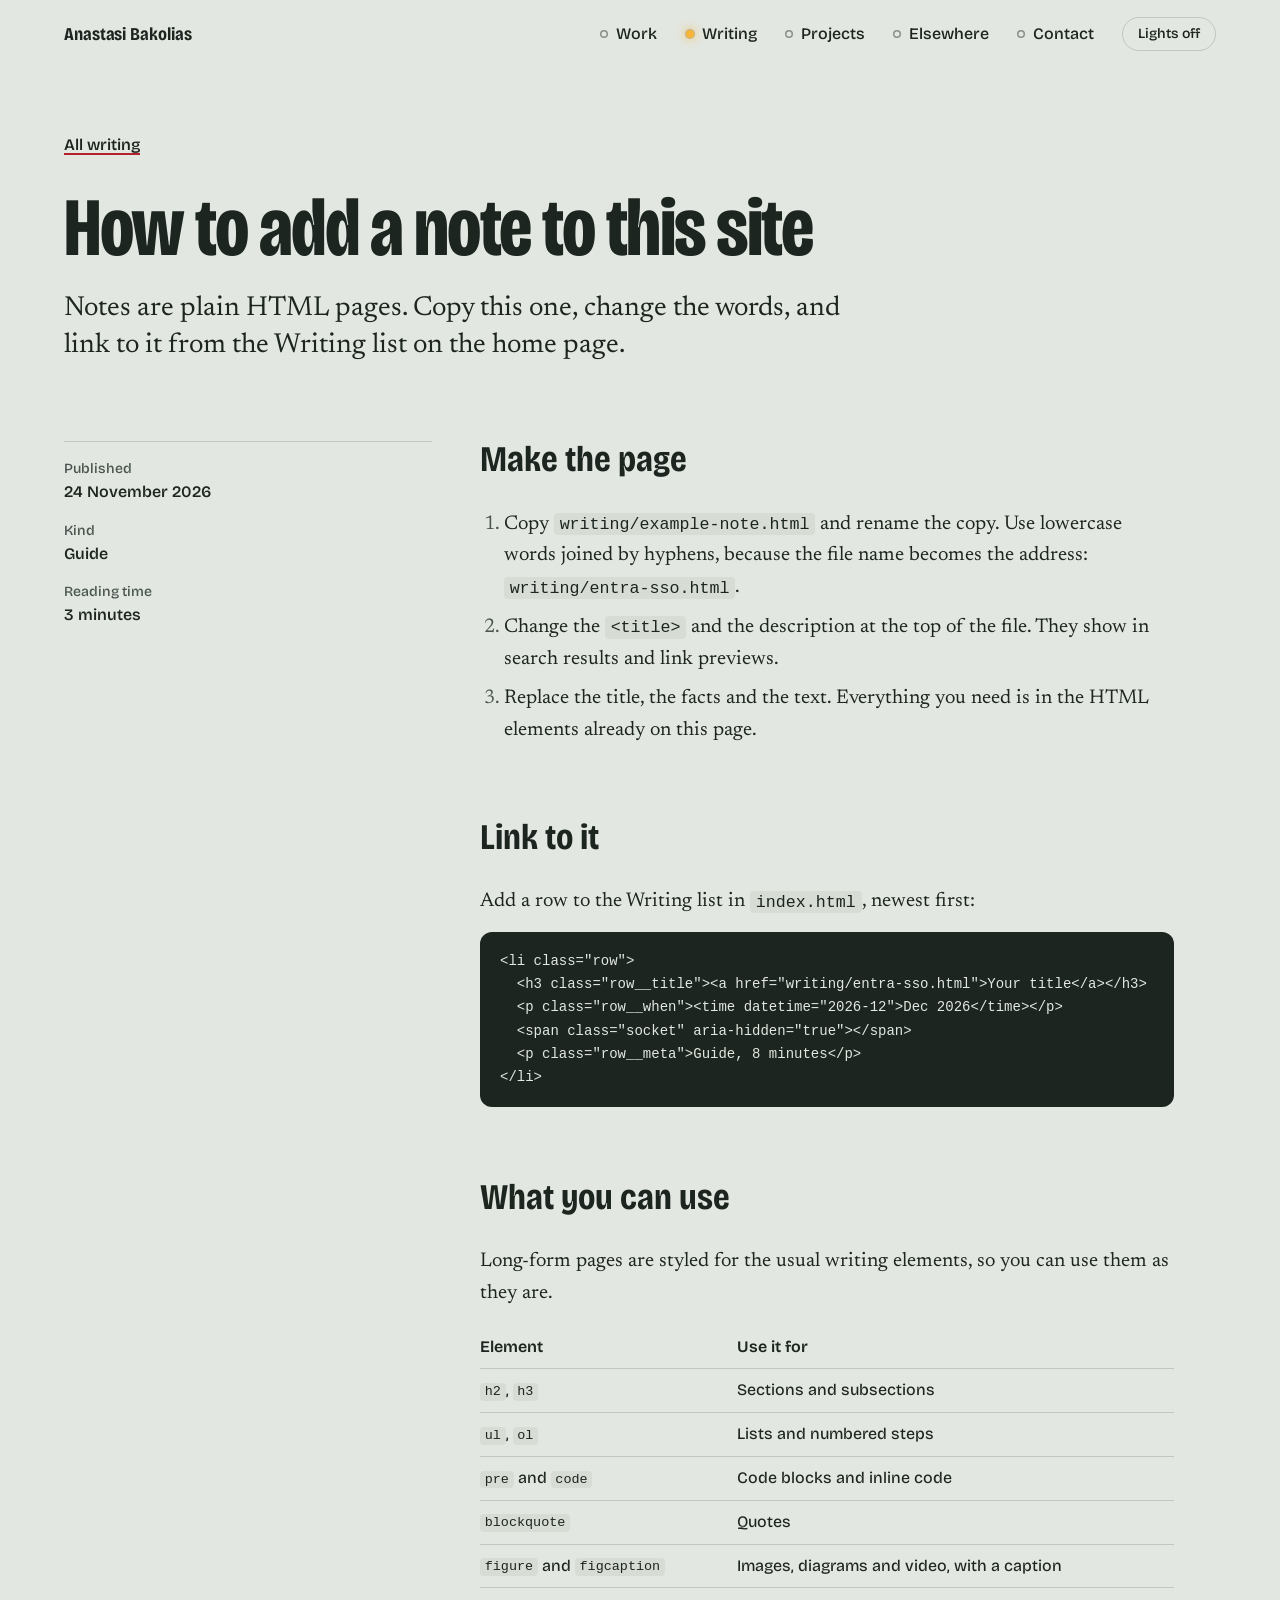
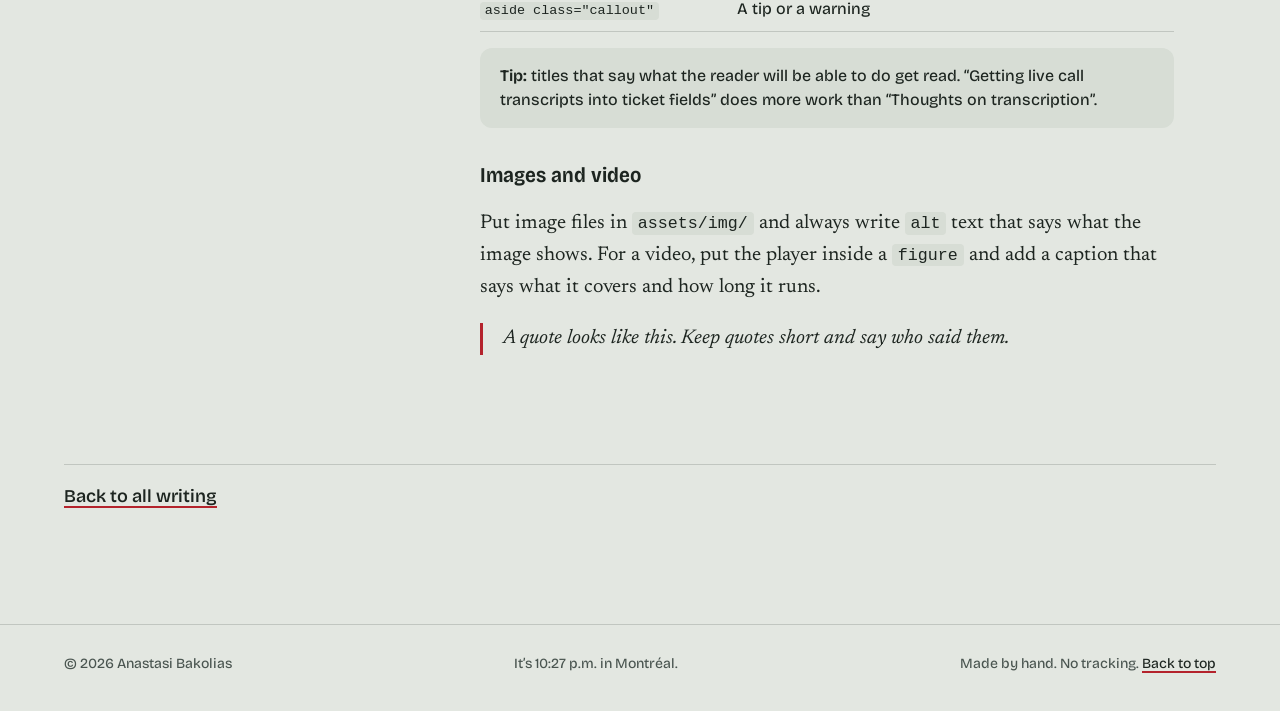
<file: writing/example-note.html>
<!doctype html>
<html lang="en">
<head>
  <meta charset="utf-8">
  <meta name="viewport" content="width=device-width, initial-scale=1">
  <!-- TEMPLATE: copy this file, rename it (e.g. writing/entra-sso.html), then edit everything marked EDIT. -->
  <!-- EDIT: page title and description -->
  <title>How to add a note to this site — Anastasi Bakolias</title>
  <meta name="description" content="Notes are plain HTML pages. Copy this one, change the words, and link to it from the Writing list.">
  <meta name="color-scheme" content="light dark">
  <meta name="theme-color" content="#E3E7E1" media="(prefers-color-scheme: light)">
  <meta name="theme-color" content="#141A17" media="(prefers-color-scheme: dark)">
  <link rel="icon" href="../assets/img/favicon.svg" type="image/svg+xml">
  <link rel="apple-touch-icon" href="../assets/img/apple-touch-icon.png">
  <link rel="preload" href="../assets/fonts/bricolage-grotesque-latin.woff2" as="font" type="font/woff2" crossorigin>
  <link rel="preload" href="../assets/fonts/newsreader-latin.woff2" as="font" type="font/woff2" crossorigin>
  <link rel="stylesheet" href="../assets/css/site.css">
  <script>
    (function () { try { var t = localStorage.getItem("theme"); if (t === "light" || t === "dark") document.documentElement.dataset.theme = t; } catch (e) {} })();
  </script>
  <script src="../assets/js/site.js" defer></script>
</head>
<body>
  <a class="skip" href="#main">Skip to content</a>

  <header class="masthead" data-masthead>
    <div class="wrap masthead__inner">
      <a class="masthead__name" href="../">Anastasi Bakolias</a>
      <nav class="masthead__nav" aria-label="Sections">
        <ul>
          <li><a href="../#work"><span class="lamp" aria-hidden="true"></span>Work</a></li>
          <li><a href="../#writing" class="is-current" aria-current="true"><span class="lamp" aria-hidden="true"></span>Writing</a></li>
          <li><a href="../#projects"><span class="lamp" aria-hidden="true"></span>Projects</a></li>
          <li><a href="../#elsewhere"><span class="lamp" aria-hidden="true"></span>Elsewhere</a></li>
          <li><a href="../#contact"><span class="lamp" aria-hidden="true"></span>Contact</a></li>
        </ul>
      </nav>
      <button class="lights" type="button" data-theme-toggle>Lights off</button>
    </div>
  </header>

  <main id="main">
    <article class="wrap article">
      <a class="article__back" href="../#writing">All writing</a>

      <!-- EDIT: title and a one-sentence summary. -->
      <h1 class="article__title">How to add a note to this site</h1>
      <p class="article__lede">Notes are plain HTML pages. Copy this one, change the words, and link to it from the Writing list on the home page.</p>

      <div class="article__grid">
        <aside class="article__aside" aria-label="About this note">
          <!-- EDIT: date (keep the datetime attribute in YYYY-MM-DD), kind and reading time. -->
          <dl class="facts">
            <div><dt>Published</dt><dd><time datetime="2026-11-24">24 November 2026</time></dd></div>
            <div><dt>Kind</dt><dd>Guide</dd></div>
            <div><dt>Reading time</dt><dd>3 minutes</dd></div>
          </dl>
        </aside>

        <div class="prose">
          <h2>Make the page</h2>
          <ol>
            <li>Copy <code>writing/example-note.html</code> and rename the copy. Use lowercase words joined by hyphens, because the file name becomes the address: <code>writing/entra-sso.html</code>.</li>
            <li>Change the <code>&lt;title&gt;</code> and the description at the top of the file. They show in search results and link previews.</li>
            <li>Replace the title, the facts and the text. Everything you need is in the HTML elements already on this page.</li>
          </ol>

          <h2>Link to it</h2>
          <p>Add a row to the Writing list in <code>index.html</code>, newest first:</p>
<pre><code>&lt;li class="row"&gt;
  &lt;h3 class="row__title"&gt;&lt;a href="writing/entra-sso.html"&gt;Your title&lt;/a&gt;&lt;/h3&gt;
  &lt;p class="row__when"&gt;&lt;time datetime="2026-12"&gt;Dec 2026&lt;/time&gt;&lt;/p&gt;
  &lt;span class="socket" aria-hidden="true"&gt;&lt;/span&gt;
  &lt;p class="row__meta"&gt;Guide, 8 minutes&lt;/p&gt;
&lt;/li&gt;</code></pre>

          <h2>What you can use</h2>
          <p>Long-form pages are styled for the usual writing elements, so you can use them as they are.</p>
          <table>
            <thead><tr><th scope="col">Element</th><th scope="col">Use it for</th></tr></thead>
            <tbody>
              <tr><td><code>h2</code>, <code>h3</code></td><td>Sections and subsections</td></tr>
              <tr><td><code>ul</code>, <code>ol</code></td><td>Lists and numbered steps</td></tr>
              <tr><td><code>pre</code> and <code>code</code></td><td>Code blocks and inline code</td></tr>
              <tr><td><code>blockquote</code></td><td>Quotes</td></tr>
              <tr><td><code>figure</code> and <code>figcaption</code></td><td>Images, diagrams and video, with a caption</td></tr>
              <tr><td><code>aside class="callout"</code></td><td>A tip or a warning</td></tr>
            </tbody>
          </table>

          <aside class="callout" aria-label="Tip">
            <p><strong>Tip:</strong> titles that say what the reader will be able to do get read. “Getting live call transcripts into ticket fields” does more work than “Thoughts on transcription”.</p>
          </aside>

          <h3>Images and video</h3>
          <p>Put image files in <code>assets/img/</code> and always write <code>alt</code> text that says what the image shows. For a video, put the player inside a <code>figure</code> and add a caption that says what it covers and how long it runs.</p>

          <blockquote>
            <p>A quote looks like this. Keep quotes short and say who said them.</p>
          </blockquote>
        </div>
      </div>

      <p class="article__next"><a href="../#writing">Back to all writing</a></p>
    </article>
  </main>

  <footer class="footer">
    <div class="wrap footer__inner">
      <p>© <span data-year>2026</span> Anastasi Bakolias</p>
      <p>It’s <time data-clock data-tz="America/Toronto">morning</time> in Montréal.</p>
      <p>Made by hand. No tracking. <a href="#main">Back to top</a></p>
    </div>
  </footer>
</body>
</html>
</file>
<file: assets/css/site.css>
/* ==========================================================================
   Stasi Bakolias — site styles
   Concept: a telephone cord board. Jacks are links, lamps are state,
   cords are connections. The board in the hero is the one loud thing;
   everything else stays quiet.
   ========================================================================== */

/* ---------- Fonts (self-hosted, SIL Open Font License; see assets/fonts) ---------- */
@font-face {
  font-family: "Bricolage Grotesque";
  src: url("../fonts/bricolage-grotesque-latin.woff2") format("woff2");
  font-weight: 200 800;
  font-stretch: 75% 100%;
  font-display: swap;
  unicode-range: U+0000-00FF, U+0131, U+0152-0153, U+02BB-02BC, U+02C6, U+02DA, U+02DC, U+0304, U+0308, U+0329, U+2000-206F, U+20AC, U+2122, U+2191, U+2193, U+2212, U+2215, U+FEFF, U+FFFD;
}
@font-face {
  font-family: "Bricolage Grotesque";
  src: url("../fonts/bricolage-grotesque-latin-ext.woff2") format("woff2");
  font-weight: 200 800;
  font-stretch: 75% 100%;
  font-display: swap;
  unicode-range: U+0100-02BA, U+02BD-02C5, U+02C7-02CC, U+02CE-02D7, U+02DD-02FF, U+0304, U+0308, U+0329, U+1D00-1DBF, U+1E00-1E9F, U+1EF2-1EFF, U+2020, U+20A0-20AB, U+20AD-20C0, U+2113, U+2C60-2C7F, U+A720-A7FF;
}
@font-face {
  font-family: "Newsreader";
  src: url("../fonts/newsreader-latin.woff2") format("woff2");
  font-weight: 200 800;
  font-style: normal;
  font-display: swap;
  unicode-range: U+0000-00FF, U+0131, U+0152-0153, U+02BB-02BC, U+02C6, U+02DA, U+02DC, U+0304, U+0308, U+0329, U+2000-206F, U+20AC, U+2122, U+2191, U+2193, U+2212, U+2215, U+FEFF, U+FFFD;
}
@font-face {
  font-family: "Newsreader";
  src: url("../fonts/newsreader-latin-ext.woff2") format("woff2");
  font-weight: 200 800;
  font-style: normal;
  font-display: swap;
  unicode-range: U+0100-02BA, U+02BD-02C5, U+02C7-02CC, U+02CE-02D7, U+02DD-02FF, U+0304, U+0308, U+0329, U+1D00-1DBF, U+1E00-1E9F, U+1EF2-1EFF, U+2020, U+20A0-20AB, U+20AD-20C0, U+2113, U+2C60-2C7F, U+A720-A7FF;
}
@font-face {
  font-family: "Newsreader";
  src: url("../fonts/newsreader-italic-latin.woff2") format("woff2");
  font-weight: 200 800;
  font-style: italic;
  font-display: swap;
  unicode-range: U+0000-00FF, U+0131, U+0152-0153, U+02BB-02BC, U+02C6, U+02DA, U+02DC, U+0304, U+0308, U+0329, U+2000-206F, U+20AC, U+2122, U+2191, U+2193, U+2212, U+2215, U+FEFF, U+FFFD;
}
@font-face {
  font-family: "Newsreader";
  src: url("../fonts/newsreader-italic-latin-ext.woff2") format("woff2");
  font-weight: 200 800;
  font-style: italic;
  font-display: swap;
  unicode-range: U+0100-02BA, U+02BD-02C5, U+02C7-02CC, U+02CE-02D7, U+02DD-02FF, U+0304, U+0308, U+0329, U+1D00-1DBF, U+1E00-1E9F, U+1EF2-1EFF, U+2020, U+20A0-20AB, U+20AD-20C0, U+2113, U+2C60-2C7F, U+A720-A7FF;
}

/* ---------- Tokens ---------- */
:root {
  color-scheme: light dark;

  /* Page: telephone-equipment enamel by day, the switch room at night. */
  --bg:        light-dark(#E3E7E1, #141A17);
  --bg-2:      light-dark(#D7DDD5, #1C2420);
  --ink:       light-dark(#1D2520, #E2E7E0);
  --ink-2:     light-dark(#4A5550, #9EA9A2);
  --rule:      light-dark(rgb(29 37 32 / .17), rgb(226 231 224 / .14));

  /* Cord red: links, the primary button, focus. */
  --cord:      light-dark(#B4232C, #F0655D);
  --cord-deep: light-dark(#8E1A21, #F58C85);
  --cord-fill: light-dark(#B4232C, #C8352F);
  --cord-fill-deep: light-dark(#8E1A21, #A82A25);
  --on-cord:   #FFF8F2;

  /* Hardware. */
  --brass:     light-dark(#9A7329, #C9A04F);
  --lamp:      #F7B538;
  --go:        light-dark(#2D8150, #59C383);
  --ivory:     #EFE9D8;
  --board:     light-dark(#1D2520, #222B26);
  --board-top: light-dark(#29332D, #2C3731);

  /* Type: Bricolage Grotesque has ink traps, like the old phone-book faces;
     Newsreader is the reading voice. */
  --sans:  "Bricolage Grotesque", "Avenir Next", "Segoe UI", system-ui, sans-serif;
  --serif: "Newsreader", "Iowan Old Style", "Palatino Linotype", Georgia, serif;
  --mono:  ui-monospace, "SF Mono", Menlo, Consolas, monospace;

  /* Scale (px): 12 14 16 18 21 24 36 48 60 72 */
  --s-12: .75rem;  --s-14: .875rem; --s-16: 1rem;  --s-18: 1.125rem; --s-21: 1.3125rem;
  --s-24: 1.5rem;  --s-36: 2.25rem; --s-48: 3rem;  --s-60: 3.75rem;  --s-72: 4.5rem;

  --gutter: clamp(20px, 5vw, 64px);
  --max: 1240px;
  --masthead: 68px;
}
:root[data-theme="light"] { color-scheme: light; }
:root[data-theme="dark"]  { color-scheme: dark; }

/* ---------- Base ---------- */
*, *::before, *::after { box-sizing: border-box; }

html {
  -webkit-text-size-adjust: 100%;
  text-size-adjust: 100%;
  scroll-padding-top: calc(var(--masthead) + 16px);
}
@media (prefers-reduced-motion: no-preference) {
  html { scroll-behavior: smooth; }
}

body {
  margin: 0;
  background: var(--bg);
  color: var(--ink);
  font-family: var(--serif);
  font-size: var(--s-18);
  line-height: 1.55;
  font-kerning: normal;
  font-optical-sizing: auto;
  text-rendering: optimizeLegibility;
  -webkit-font-smoothing: antialiased;
}

h1, h2, h3, h4 { font-family: var(--sans); font-weight: 640; line-height: 1.1; }
p, ul, ol, dl, dd, figure { margin: 0; }

a {
  color: inherit;
  text-decoration-line: underline;
  text-decoration-color: var(--cord);
  text-decoration-thickness: 1.5px;
  text-underline-offset: .2em;
}
a:hover { color: var(--cord); text-decoration-thickness: 2.5px; }

:focus-visible {
  outline: 3px solid var(--cord);
  outline-offset: 3px;
  border-radius: 3px;
}

::selection { background: var(--lamp); color: #1D2520; }

.wrap {
  width: min(100% - 2 * var(--gutter), var(--max));
  margin-inline: auto;
}

.vh {
  position: absolute !important;
  width: 1px;
  height: 1px;
  margin: -1px;
  padding: 0;
  overflow: hidden;
  clip-path: inset(50%);
  white-space: nowrap;
  border: 0;
}

.skip {
  position: absolute;
  left: 12px;
  top: -80px;
  z-index: 50;
  padding: 12px 16px;
  border-radius: 8px;
  background: var(--ink);
  color: var(--bg);
  font: 560 var(--s-16)/1 var(--sans);
  text-decoration: none;
}
.skip:focus { top: 12px; }

/* A lamp: off is an outline, on glows. Used in the nav and the status line. */
.lamp {
  flex: none;
  width: 8px;
  height: 8px;
  border-radius: 50%;
  box-shadow: inset 0 0 0 1.5px currentColor;
  opacity: .45;
  transition: background-color .2s, box-shadow .2s, opacity .2s;
}

/* A socket: the page-sized jack. It "takes a plug" when its row is hovered. */
.socket {
  position: relative;
  flex: none;
  width: 22px;
  height: 22px;
  border-radius: 50%;
  background: radial-gradient(circle at 50% 40%, #2A332E 0 26%, #0A0E0C 64%);
  box-shadow: 0 0 0 3px var(--brass), inset 0 2px 3px rgb(0 0 0 / .7);
}
.socket::after {
  content: "";
  position: absolute;
  inset: 5px;
  border-radius: 50%;
  background: var(--cord);
  transform: scale(0);
  transition: transform .18s cubic-bezier(.3, 1.6, .5, 1);
}

/* ---------- Buttons ---------- */
.button {
  display: inline-flex;
  align-items: center;
  justify-content: center;
  min-height: 50px;
  padding: 0 24px;
  border: 1.5px solid var(--ink);
  border-radius: 999px;
  color: var(--ink);
  font: 580 var(--s-16)/1 var(--sans);
  text-decoration: none;
  transition: background-color .15s, color .15s, border-color .15s;
}
.button:hover { background: var(--ink); color: var(--bg); text-decoration: none; }
.button--primary { background: var(--cord-fill); border-color: var(--cord-fill); color: var(--on-cord); }
.button--primary:hover { background: var(--cord-fill-deep); border-color: var(--cord-fill-deep); color: var(--on-cord); }

/* ---------- Masthead ---------- */
.masthead {
  position: sticky;
  top: 0;
  z-index: 20;
  background: var(--bg);
  border-bottom: 1px solid transparent;
  transition: border-color .2s;
}
.masthead.is-stuck { border-bottom-color: var(--rule); }

.masthead__inner {
  display: flex;
  align-items: center;
  gap: 16px 28px;
  min-height: var(--masthead);
}

.masthead__name {
  margin-right: auto;
  font: 680 var(--s-18)/1 var(--sans);
  font-stretch: 82%;
  letter-spacing: -.005em;
  text-decoration: none;
}
.masthead__name:hover { color: inherit; }

.masthead__nav ul {
  display: flex;
  gap: clamp(14px, 2.2vw, 30px);
  margin: 0;
  padding: 0;
  list-style: none;
}
.masthead__nav a {
  display: inline-flex;
  align-items: center;
  gap: 8px;
  padding-block: 10px;
  font: 520 var(--s-16)/1 var(--sans);
  white-space: nowrap;
  text-decoration: none;
}
.masthead__nav a[aria-current] .lamp,
.masthead__nav a.is-current .lamp {
  background: var(--lamp);
  box-shadow: 0 0 0 1px rgb(0 0 0 / .18), 0 0 10px 1px rgb(247 181 56 / .8);
  opacity: 1;
}

.lights {
  padding: 9px 15px;
  border: 1.5px solid var(--rule);
  border-radius: 999px;
  background: none;
  color: var(--ink);
  font: 540 var(--s-14)/1 var(--sans);
  white-space: nowrap;
  cursor: pointer;
}
.lights:hover { border-color: var(--ink); }

@media (max-width: 799px) {
  .masthead { position: relative; }
  .masthead__inner { flex-wrap: wrap; padding-top: 14px; }
  .masthead__nav {
    order: 3;
    width: calc(100% + 2 * var(--gutter));
    margin-inline: calc(var(--gutter) * -1);
    padding-inline: var(--gutter);
    overflow-x: auto;
    scrollbar-width: none;
  }
  .masthead__nav::-webkit-scrollbar { display: none; }
  html { scroll-padding-top: 16px; }
}
@media (max-width: 479px) {
  .masthead__nav ul { gap: 16px; }
  .masthead__nav a { font-size: 15px; }
  .masthead__nav .lamp { display: none; }
}

/* ---------- Hero ---------- */
.hero {
  display: grid;
  gap: clamp(48px, 6vw, 88px);
  align-items: center;
  padding-block: clamp(28px, 5vw, 72px) clamp(72px, 9vw, 128px);
}
@media (min-width: 1040px) {
  .hero { grid-template-columns: minmax(0, 1fr) minmax(0, 1fr); }
}

.hero__name {
  margin: 0;
  font-size: clamp(6rem, 1.5rem + 15vw, 9rem);
  font-weight: 740;
  font-stretch: 75%;
  line-height: .84;
  letter-spacing: -.022em;
}
.hero__name span { display: block; }

.hero__role {
  margin-top: 32px;
  font: 600 var(--s-18)/1.3 var(--sans);
  font-stretch: 90%;
}
.hero__lede {
  margin-top: 12px;
  max-width: 26em;
  font-size: clamp(1.3125rem, 1.05rem + .85vw, 1.75rem);
  line-height: 1.34;
  text-wrap: pretty;
}
.hero__actions {
  display: flex;
  flex-wrap: wrap;
  gap: 12px;
  margin-top: 32px;
}

.status {
  display: flex;
  align-items: baseline;
  gap: 10px;
  max-width: 34em;
  margin-top: 28px;
  color: var(--ink-2);
  font: 480 var(--s-14)/1.45 var(--sans);
}
.status .lamp { transform: translateY(-1px); }
.status[data-state="open"] .lamp {
  background: var(--go);
  box-shadow: 0 0 0 1px rgb(0 0 0 / .15), 0 0 9px 1px color-mix(in srgb, var(--go) 75%, transparent);
  opacity: 1;
}
.status[data-state="limited"] .lamp {
  background: var(--lamp);
  box-shadow: 0 0 0 1px rgb(0 0 0 / .15), 0 0 9px 1px rgb(247 181 56 / .7);
  opacity: 1;
}

/* ---------- The cord board ---------- */
.hero__board {
  width: 100%;
  max-width: 600px;
  justify-self: center;
}
@media (min-width: 1040px) { .hero__board { justify-self: end; } }

.board {
  --pad: clamp(16px, 3.4vw, 30px);
  position: relative;
  display: flex;
  flex-direction: column;
  min-height: 476px;
  padding: calc(var(--pad) + 6px) var(--pad) 0;
  border-radius: 22px;
  background:
    radial-gradient(120% 70% at 25% 0%, rgb(255 255 255 / .07), transparent 60%),
    linear-gradient(var(--board-top), var(--board) 55%);
  box-shadow:
    inset 0 1px 0 rgb(255 255 255 / .09),
    inset 0 0 0 1px rgb(255 255 255 / .035),
    0 36px 60px -34px rgb(16 24 20 / .6),
    0 10px 20px -12px rgb(16 24 20 / .4);
  color: #E2E7E0;
  -webkit-user-select: none;
  user-select: none;
  -webkit-tap-highlight-color: transparent;
}

.board__screw {
  position: absolute;
  top: 12px;
  left: 12px;
  width: 9px;
  height: 9px;
  border-radius: 50%;
  background: linear-gradient(135deg, #8C8F86, #4A4E48);
  box-shadow: inset 0 0 0 1px rgb(0 0 0 / .35);
}
.board__screw::after {
  content: "";
  position: absolute;
  left: 1px;
  right: 1px;
  top: 4px;
  height: 1px;
  background: rgb(0 0 0 / .55);
  transform: rotate(-35deg);
}
.board__screw + .board__screw { left: auto; right: 12px; }
.board__screw + .board__screw::after { transform: rotate(20deg); }

.board__field {
  display: grid;
  row-gap: 64px;
}
.board__row {
  display: grid;
  grid-template-columns: repeat(5, minmax(0, 1fr));
}

.jack {
  display: grid;
  justify-items: center;
  gap: 9px;
  color: inherit;
  text-decoration: none;
}
a.jack { cursor: pointer; }
a.jack:hover { color: inherit; }

/* The designation strip: one ivory bar per row, a cell per jack. */
.jack__label {
  justify-self: stretch;
  overflow: hidden;
  padding: 6px 2px 5px;
  border-left: 1px solid rgb(29 37 32 / .2);
  background: var(--ivory);
  color: #1D2520;
  font: 600 13px/1 var(--sans);
  font-stretch: 82%;
  text-align: center;
  white-space: nowrap;
  text-overflow: clip;
}
.jack:first-child .jack__label { border-left: 0; border-radius: 4px 0 0 4px; }
.jack:last-child .jack__label  { border-radius: 0 4px 4px 0; }
.board__row--spare .jack__label { font-variant-numeric: tabular-nums; font-weight: 520; }

.jack__lamp {
  width: 11px;
  height: 11px;
  border-radius: 50%;
  background: radial-gradient(circle at 40% 35%, #5A4A28, #2E2717 70%);
  box-shadow: 0 0 0 1px rgb(0 0 0 / .5), inset 0 1px 1px rgb(255 255 255 / .08);
  transition: background .15s, box-shadow .15s;
}
.jack.is-lit .jack__lamp {
  background: radial-gradient(circle at 40% 35%, #FFE3A1, var(--lamp) 60%);
  box-shadow: 0 0 0 1px rgb(0 0 0 / .4), 0 0 12px 3px rgb(247 181 56 / .55);
}

.jack__socket {
  width: 24px;
  height: 24px;
  border-radius: 50%;
  background: radial-gradient(circle at 50% 38%, #1F2622 0 24%, #040605 62%);
  box-shadow:
    0 0 0 3px #B08A3E,
    0 0 0 4px rgb(0 0 0 / .45),
    inset 0 2px 3px rgb(0 0 0 / .85);
  transition: box-shadow .15s;
}
a.jack:hover .jack__socket {
  box-shadow: 0 0 0 3px #E0B65A, 0 0 0 4px rgb(0 0 0 / .45), inset 0 2px 3px rgb(0 0 0 / .85);
}
a.jack:hover .jack__label { color: #B4232C; }
.jack.is-target .jack__socket {
  box-shadow: 0 0 0 3px var(--lamp), 0 0 14px 3px rgb(247 181 56 / .5), inset 0 2px 3px rgb(0 0 0 / .85);
}

/* The shelf the plugs stand on. Its top face is lit; the front edge is in shadow. */
.board__shelf {
  position: relative;
  display: flex;
  justify-content: center;
  gap: clamp(44px, 14%, 84px);
  height: 70px;
  margin: auto calc(var(--pad) * -1) 0;
  padding-top: 12px;
  border-radius: 0 0 22px 22px;
  background:
    linear-gradient(180deg,
      #3A453E 0, #2F3933 28px,
      #121714 29px, #0D110F 100%);
  box-shadow: inset 0 1px 0 rgb(255 255 255 / .1);
}
.board__hole {
  width: 22px;
  height: 8px;
  border-radius: 50%;
  background: #030404;
  box-shadow: inset 0 2px 2px #000, 0 1px 0 rgb(255 255 255 / .12);
}

.board__wires {
  position: absolute;
  inset: 0;
  width: 100%;
  height: 100%;
  overflow: visible;
  pointer-events: none;
}

.plug-grip {
  position: absolute;
  left: 0;
  top: 0;
  width: 44px;
  height: 58px;
  border-radius: 14px;
  cursor: grab;
  touch-action: none;
}
.is-dragging, .is-dragging * { cursor: grabbing !important; }

.board__readout {
  min-height: 1.5em;
  margin-top: 16px;
  color: var(--ink-2);
  font: 480 var(--s-14)/1.45 var(--sans);
}
.board__readout a { color: var(--ink); }

/* ---------- Sections ---------- */
.section {
  padding-block: clamp(72px, 9vw, 136px);
  border-top: 1px solid var(--rule);
}
.section__grid {
  display: grid;
  gap: 28px 48px;
}
@media (min-width: 960px) {
  .section__grid { grid-template-columns: minmax(0, 4fr) minmax(0, 8fr); }
  .section__head {
    position: sticky;
    top: calc(var(--masthead) + 28px);
    align-self: start;
  }
}

.section__title {
  margin: 0;
  font-size: clamp(2.25rem, 1.4rem + 2.8vw, 3.75rem);
  font-weight: 700;
  font-stretch: 78%;
  line-height: .95;
  letter-spacing: -.015em;
}

.section__intro {
  max-width: 33em;
  font-size: clamp(var(--s-18), 1rem + .45vw, var(--s-21));
  line-height: 1.5;
  text-wrap: pretty;
}

.subhead {
  margin: clamp(48px, 6vw, 72px) 0 14px;
  font-size: var(--s-18);
  font-weight: 640;
  font-stretch: 90%;
  color: var(--ink-2);
}

/* ---------- Rows (case studies, writing) ---------- */
.rows {
  margin: 0;
  padding: 0;
  list-style: none;
  border-top: 1px solid var(--rule);
}
.section__intro + .rows { margin-top: 40px; }

.row {
  position: relative;
  display: grid;
  grid-template-columns: minmax(0, 1fr) auto 28px;
  grid-template-areas:
    "title when socket"
    "summary summary ."
    "meta meta .";
  column-gap: clamp(16px, 3vw, 32px);
  padding: 22px 0 24px;
  border-bottom: 1px solid var(--rule);
}
.row__title {
  grid-area: title;
  margin: 0;
  font-size: var(--s-24);
  font-weight: 620;
  font-stretch: 88%;
  line-height: 1.15;
  text-wrap: pretty;
}
.row__title a { text-decoration: none; }
.row__title a::after {
  content: "";
  position: absolute;
  inset: 0;
}
.row__title a:focus-visible { outline: none; }
.row:has(a:focus-visible) { outline: 3px solid var(--cord); outline-offset: 4px; border-radius: 4px; }
.row__when {
  grid-area: when;
  padding-top: .3em;
  color: var(--ink-2);
  font: 500 var(--s-16)/1.2 var(--sans);
  font-variant-numeric: tabular-nums;
  white-space: nowrap;
}
.row .socket { grid-area: socket; justify-self: end; margin: 3px 3px 0 0; }
.row__summary {
  grid-area: summary;
  max-width: 34em;
  margin-top: 8px;
  color: var(--ink-2);
}
.row__meta {
  grid-area: meta;
  margin-top: 8px;
  color: var(--ink-2);
  font: 460 var(--s-14)/1.4 var(--sans);
}
.row:hover .row__title a { color: var(--cord); }
.row:hover .socket::after,
.row:has(a:focus-visible) .socket::after { transform: scale(1); }

.rows--writing .row {
  grid-template-columns: 6.5rem minmax(0, 1fr) 28px;
  grid-template-areas:
    "when title socket"
    "when meta .";
}
.rows--writing .row__title { font-size: var(--s-21); }
.rows--writing .row__meta { margin-top: 6px; }
@media (max-width: 599px) {
  .rows--writing .row {
    grid-template-columns: minmax(0, 1fr) 28px;
    grid-template-areas: "when socket" "title socket" "meta .";
  }
  .rows--writing .row__when { padding: 0 0 6px; }
}

/* ---------- Roles ---------- */
.timeline {
  margin: 0;
  padding: 0;
  list-style: none;
  border-top: 1px solid var(--rule);
}
.timeline__item {
  display: grid;
  grid-template-columns: 8.5rem minmax(0, 1fr) minmax(0, auto);
  align-items: baseline;
  gap: 2px 24px;
  padding: 16px 0;
  border-bottom: 1px solid var(--rule);
}
.timeline__years {
  color: var(--ink-2);
  font: 500 var(--s-16)/1.3 var(--sans);
  font-variant-numeric: tabular-nums;
}
.timeline__role { font: 620 var(--s-18)/1.3 var(--sans); font-stretch: 90%; }
.timeline__org { color: var(--ink-2); }
@media (max-width: 599px) {
  .timeline__item { grid-template-columns: minmax(0, 1fr); }
}

/* ---------- Projects ---------- */
.projects {
  display: grid;
  gap: clamp(44px, 5vw, 64px) clamp(24px, 3vw, 40px);
  margin: 40px 0 0;
  padding: 0;
  list-style: none;
}
@media (min-width: 680px) {
  .projects { grid-template-columns: repeat(2, minmax(0, 1fr)); }
}
.project { display: flex; flex-direction: column; }
.project__cover {
  aspect-ratio: 4 / 3;
  margin-bottom: 18px;
  overflow: hidden;
  border-radius: 14px;
  background: var(--bg-2);
}
.project__cover > svg,
.project__cover > img {
  display: block;
  width: 100%;
  height: 100%;
  object-fit: cover;
}
.cover__numeral {
  fill: #EFE9D8;
  font-family: var(--sans);
  font-size: 156px;
  font-weight: 760;
  font-stretch: 75%;
  letter-spacing: -4px;
}
.project__title {
  margin: 0;
  font-size: var(--s-24);
  font-weight: 640;
  font-stretch: 86%;
}
.project__title a { text-decoration: none; }
.project__title a:hover { text-decoration: underline; text-decoration-thickness: 2.5px; }
.project__summary { margin-top: 8px; }
.project__meta {
  margin-top: 10px;
  color: var(--ink-2);
  font: 460 var(--s-14)/1.4 var(--sans);
}
.project__links {
  display: flex;
  flex-wrap: wrap;
  gap: 6px 22px;
  margin-top: 12px;
  font: 580 var(--s-16)/1.3 var(--sans);
}

/* ---------- Elsewhere ---------- */
.elsewhere {
  display: grid;
  gap: 36px 40px;
  margin-top: 40px;
}
@media (min-width: 680px) {
  .elsewhere { grid-template-columns: repeat(2, minmax(0, 1fr)); }
}
.elsewhere__item {
  padding-top: 16px;
  border-top: 1px solid var(--rule);
}
.elsewhere dt {
  font: 640 var(--s-21)/1.2 var(--sans);
  font-stretch: 88%;
}
.elsewhere dd {
  margin-top: 8px;
  color: var(--ink-2);
}

/* ---------- Contact ---------- */
.contact__email {
  margin-top: 32px;
  font-family: var(--sans);
  font-size: clamp(1.75rem, .9rem + 3.6vw, 3.75rem);
  font-weight: 700;
  font-stretch: 78%;
  line-height: 1.05;
  letter-spacing: -.01em;
  overflow-wrap: anywhere;
}
.contact__email a {
  text-decoration-thickness: .055em;
  text-underline-offset: .14em;
}
.contact__links {
  display: flex;
  flex-wrap: wrap;
  gap: 10px 28px;
  margin-top: 32px;
  padding: 0;
  list-style: none;
  font: 580 var(--s-18)/1.3 var(--sans);
}

/* ---------- Footer ---------- */
.footer {
  padding-block: 28px 40px;
  border-top: 1px solid var(--rule);
  color: var(--ink-2);
  font: 460 var(--s-14)/1.5 var(--sans);
}
.footer__inner {
  display: flex;
  flex-wrap: wrap;
  justify-content: space-between;
  gap: 6px 32px;
}
.footer a { color: var(--ink); }

/* ==========================================================================
   Long-form pages: case studies and notes
   ========================================================================== */
.article {
  padding-block: clamp(36px, 5vw, 72px) clamp(72px, 9vw, 128px);
}
.article__back {
  font: 560 var(--s-16)/1 var(--sans);
}
.article__title {
  max-width: 13em;
  margin: 28px 0 0;
  font-size: clamp(2.75rem, 1.5rem + 4.6vw, 5.25rem);
  font-weight: 720;
  font-stretch: 77%;
  line-height: .93;
  letter-spacing: -.018em;
  text-wrap: balance;
}
.article__lede {
  max-width: 30em;
  margin-top: 24px;
  font-size: clamp(1.3125rem, 1.08rem + .8vw, 1.75rem);
  line-height: 1.35;
  text-wrap: pretty;
}
.article__grid {
  display: grid;
  gap: 40px 48px;
  margin-top: clamp(40px, 6vw, 80px);
}
.article__grid > *, .section__grid > * { min-width: 0; }
@media (min-width: 960px) {
  .article__grid { grid-template-columns: minmax(0, 4fr) minmax(0, 8fr); }
  .article__aside { position: sticky; top: calc(var(--masthead) + 28px); align-self: start; }
}

.facts {
  display: grid;
  gap: 18px;
  padding-top: 18px;
  border-top: 1px solid var(--rule);
}
.facts dt {
  color: var(--ink-2);
  font: 520 var(--s-14)/1.3 var(--sans);
}
.facts dd {
  margin-top: 3px;
  font: 560 var(--s-16)/1.4 var(--sans);
}
@media (min-width: 600px) and (max-width: 959px) {
  .facts { grid-template-columns: repeat(2, minmax(0, 1fr)); }
}

.prose {
  max-width: 35em;
  font-size: clamp(var(--s-18), 1rem + .3vw, 1.25rem);
  line-height: 1.6;
}
.prose > * + * { margin-top: 1em; }
.prose h2 {
  margin-top: 2em;
  font-size: clamp(1.75rem, 1.3rem + 1.4vw, var(--s-36));
  font-weight: 680;
  font-stretch: 82%;
  line-height: 1.05;
}
.prose h3 {
  margin-top: 1.7em;
  font-size: var(--s-21);
  font-weight: 640;
  font-stretch: 90%;
}
.prose h2 + *, .prose h3 + * { margin-top: .5em; }
.prose > :first-child { margin-top: 0; }
.prose ul, .prose ol { padding-left: 1.2em; }
.prose li + li { margin-top: .4em; }
.prose li::marker { color: var(--ink-2); }
.prose blockquote {
  margin-inline: 0;
  padding-left: 1em;
  border-left: 3px solid var(--cord);
  font-style: italic;
}
.prose code {
  padding: .1em .35em;
  border-radius: 4px;
  background: var(--bg-2);
  font-family: var(--mono);
  font-size: .84em;
}
.prose pre {
  overflow-x: auto;
  padding: 18px 20px;
  border-radius: 12px;
  background: var(--board);
  color: #E2E7E0;
  font: 14px/1.65 var(--mono);
  tab-size: 2;
}
.prose pre code { padding: 0; background: none; font-size: inherit; }
.prose figure { margin-block: 2em; }
.prose figure > svg, .prose figure > img { display: block; width: 100%; height: auto; border-radius: 12px; }
.figure-scroll { overflow-x: auto; border-radius: 12px; }
.figure-scroll > svg { display: block; width: 100%; min-width: 560px; height: auto; }
.prose figcaption {
  margin-top: 10px;
  color: var(--ink-2);
  font: 460 var(--s-14)/1.45 var(--sans);
}
.prose table {
  width: 100%;
  border-collapse: collapse;
  font: 460 var(--s-16)/1.4 var(--sans);
}
.prose th, .prose td {
  padding: 10px 16px 10px 0;
  border-bottom: 1px solid var(--rule);
  text-align: left;
  vertical-align: top;
}
.prose th { font-weight: 620; }
.callout {
  padding: 16px 20px;
  border-radius: 12px;
  background: var(--bg-2);
  font: 460 var(--s-16)/1.5 var(--sans);
}
.callout strong { font-weight: 640; }

.article__next {
  margin-top: clamp(56px, 7vw, 96px);
  padding-top: 20px;
  border-top: 1px solid var(--rule);
  font: 560 var(--s-18)/1.3 var(--sans);
}

/* Architecture diagrams drawn in the site's style (see the case-study template). */
.diagram { background: var(--bg-2); }
.diagram .node rect { fill: var(--bg); stroke: var(--rule); stroke-width: 1.5; }
.diagram .node text { fill: var(--ink); font: 600 15px var(--sans); font-stretch: 88%; }
.diagram .node .sub { fill: var(--ink-2); font: 460 12.5px var(--sans); font-stretch: 100%; }
.diagram .wire { fill: none; stroke: var(--cord); stroke-width: 4; stroke-linecap: round; }
.diagram .wire--quiet { stroke: var(--ink-2); stroke-width: 2.5; stroke-dasharray: 2 6; }
.diagram .jackdot { fill: var(--board); stroke: var(--brass); stroke-width: 2.5; }

/* ==========================================================================
   404: not in service
   ========================================================================== */
.nis {
  position: relative;
  display: grid;
  align-content: center;
  min-height: calc(100svh - var(--masthead) - 90px);
  padding-block: 64px;
  overflow: hidden;
}
.nis > .wrap { position: relative; z-index: 1; }
.nis__text { max-width: 32em; }
.nis__title {
  margin: 0;
  font-size: clamp(3.5rem, 1.8rem + 7vw, 8rem);
  font-weight: 740;
  font-stretch: 75%;
  line-height: .86;
  letter-spacing: -.02em;
}
.nis__title span { display: block; }
.nis__text p { margin-top: 24px; font-size: clamp(var(--s-18), 1.05rem + .5vw, var(--s-24)); line-height: 1.4; }
.nis__text .button { margin-top: 32px; }
.nis .plug-grip { z-index: 2; }
.dangle {
  position: absolute;
  inset: 0;
  width: 100%;
  height: 100%;
  overflow: visible;
  pointer-events: none;
}

/* ---------- Motion and print ---------- */
@media (prefers-reduced-motion: reduce) {
  *, *::before, *::after {
    transition-duration: .01ms !important;
    animation-duration: .01ms !important;
  }
}

@media print {
  .masthead, .hero__board, .skip, .lights, .socket { display: none !important; }
  :root { color-scheme: light; }
  body { background: #fff; color: #000; font-size: 11pt; }
  .section { padding-block: 24pt; break-inside: avoid-page; }
  a { text-decoration: none; }
}
</file>
<file: bones/assets/index-BZ4H0Yf4.css>
:root{--baize:#2a6258;--baize-deep:#133029;--drawer:#0f2a25;--ivory:#ece4cf;--chalk:#a8bcb1;--brass:#d9a441;--fit:#9be7b4;--display:"Bricolage Grotesque", "Avenir Next Condensed", "Segoe UI", "Helvetica Neue", Arial, sans-serif;--latin:"EB Garamond", "Iowan Old Style", "Palatino Linotype", Georgia, serif;--cell:68px;--lightningcss-light: ;--lightningcss-dark:initial;color-scheme:dark}*,:before,:after{box-sizing:border-box}html,body{height:100%;margin:0}body{background:var(--baize-deep);color:var(--ivory);font:400 15px/1.4 var(--display);overscroll-behavior:none;-webkit-user-select:none;user-select:none;-webkit-tap-highlight-color:transparent;-webkit-text-size-adjust:100%;overflow:hidden}[hidden]{display:none!important}button{font:inherit;color:inherit}:focus-visible{outline:2px solid var(--brass);outline-offset:2px}.app{grid-template:"bar""stage"minmax(0,1fr)"drawer"/minmax(0,1fr);height:100%;display:grid}.bar{background:var(--baize-deep);grid-area:bar;justify-content:space-between;align-items:center;gap:16px;padding:7px 12px 9px 16px;display:flex;position:relative}.tally{align-items:baseline;gap:8px;min-width:0;margin:0;display:flex}.tally-count{font:700 31px/1 var(--display);font-variant-numeric:tabular-nums;font-stretch:78%}.tally-rest{color:var(--chalk);white-space:nowrap;font-size:13.5px}.progress{background:#ece4cf1f;height:2px;position:absolute;bottom:0;left:0;right:0}.progress i{background:var(--brass);transform-origin:0;height:100%;transition:transform .4s;display:block;transform:scaleX(0)}.btn{min-height:38px;font:500 14px/1.1 var(--display);cursor:pointer;touch-action:manipulation;background:#0f2a2599;border:1px solid #ece4cf5c;border-radius:999px;padding:8px 15px}.btn:hover{border-color:var(--ivory)}.btn-solid{background:var(--brass);border-color:var(--brass);color:#1d1604;font-weight:600}.btn-solid:hover{border-color:var(--ivory)}.stage{grid-area:stage;min-width:0;min-height:0;position:relative;overflow:hidden}#view{touch-action:none;cursor:grab;width:100%;height:100%;display:block;position:absolute;top:0;bottom:0;left:0;right:0}#view.is-turning{cursor:grabbing}#view.is-slide-ready,#view.is-sliding{cursor:move}#view:focus-visible{outline-offset:-3px}.views{gap:3px;display:grid;position:absolute;top:10px;right:10px}.views button{min-width:54px;min-height:34px;color:var(--chalk);font:500 13px/1 var(--display);text-align:left;cursor:pointer;touch-action:manipulation;background:#0f2a2580;border:0;border-radius:7px;padding:0 11px}.views button:hover{color:var(--ivory);background:#0f2a25e6}.inspector{pointer-events:none;grid-template:"label."minmax(0,auto)". ."minmax(0,1fr)"lens actions"/minmax(0,36%) minmax(0,1fr);padding:12px 12px 14px 16px;display:grid;position:absolute;top:0;bottom:0;left:0;right:0}.label{overscroll-behavior:contain;scrollbar-width:thin;background:#0f2a2594;border-radius:10px;grid-area:label;justify-self:start;max-height:100%;margin:-8px 0 0 -10px;padding:8px 12px 10px 10px;overflow-y:auto}.inspector.is-reading .label{z-index:1;background:#0f2a25d6;grid-area:1/1/-1/-1;align-self:start}.inspector.is-reading :-webkit-any(.bone-note,.bone-tip){max-width:36ch}.inspector.is-reading :is(.bone-note,.bone-tip){max-width:36ch}.bone-name{font:600 18px/1.12 var(--display);text-wrap:balance;margin:0;font-stretch:84%}.bone-latin{font:italic 500 15.5px/1.15 var(--latin);color:#ece4cfe0;margin:3px 0 0}.bone-len{color:var(--chalk);font-variant-numeric:tabular-nums;margin:4px 0 0;font-size:12.5px}.bone-note,.bone-tip{max-width:25ch;color:var(--chalk);margin:6px 0 0;font-size:12.5px;line-height:1.3}.about{pointer-events:auto;max-width:34ch;margin:7px 0 0;font-size:13px}.about summary{cursor:pointer;border-radius:6px;align-items:center;gap:7px;width:max-content;min-height:30px;margin:0 -4px;padding:0 4px;font-size:12.5px;list-style:none;display:flex}.about summary::-webkit-details-marker{display:none}.about summary:before{content:"";border-style:solid;border-width:4.5px 0 4.5px 6.5px;border-color:transparent transparent transparent var(--brass);transition:transform .15s}.about[open] summary:before{transform:rotate(90deg)}.about summary:hover{background:#ece4cf14}.about-text{color:#ece4cff0;text-wrap:pretty;margin:1px 0 0;line-height:1.42}.about-link{color:var(--brass);text-underline-offset:3px;margin-top:5px;padding:3px 0;font-size:12.5px;text-decoration:underline;text-decoration-thickness:1px;display:inline-block}.about-link:hover{color:#f0c46a}.lens{aspect-ratio:1;background:radial-gradient(circle at 50% 38%, #1f4d45, var(--drawer) 74%);width:clamp(112px,31vmin,212px);box-shadow:0 0 0 1.5px var(--brass), 0 8px 22px #04100e99;pointer-events:auto;touch-action:none;cursor:grab;border-radius:50%;grid-area:lens;align-self:end;position:relative}.lens:active{cursor:grabbing}.lens canvas{pointer-events:none;width:76%;height:76%;position:absolute;top:12%;bottom:12%;left:12%;right:12%}.rim{width:100%;height:100%;color:var(--brass);pointer-events:none;position:absolute;top:0;bottom:0;left:0;right:0}.actions{pointer-events:auto;grid-area:actions;place-self:end;justify-items:end;gap:8px;display:grid}.coach{box-sizing:content-box;width:min(34%,22ch);color:var(--chalk);pointer-events:none;background:#0f2a2594;border-radius:10px;margin:-8px 0 0 -10px;padding:8px 12px 10px 10px;font-size:14px;line-height:1.35;position:absolute;top:12px;left:16px}.beacon,.locator,.set-label,.site-label{pointer-events:none;position:absolute;top:0;left:0}.beacon:before{content:"";width:var(--size,56px);height:var(--size,56px);margin:calc(var(--size,56px) / -2) 0 0 calc(var(--size,56px) / -2);border:2px solid var(--fit);border-radius:50%;animation:1.1s ease-out infinite beacon;position:absolute}@keyframes beacon{0%{opacity:1;transform:scale(.5)}to{opacity:0;transform:scale(1.2)}}.locator:before{content:"";border:1.5px solid var(--brass);border-radius:50%;width:44px;height:44px;margin:-22px 0 0 -22px;position:absolute}.set-label{color:var(--fit);font:500 13px/1.2 var(--display);white-space:nowrap;background:#0f2a25db;border-radius:6px;padding:4px 9px;transition:opacity .25s}.set-label.is-leaving{opacity:0}.done{text-align:center;background:#0f2a25eb;border-radius:14px;width:min(340px,100% - 32px);padding:18px 20px 20px;position:absolute;bottom:18px;left:50%;transform:translate(-50%);box-shadow:0 0 0 1px #d9a44199,0 16px 40px #00000080}.done h2{font:700 22px/1.15 var(--display);text-wrap:balance;margin:0;font-stretch:84%}.done p{color:var(--chalk);font-variant-numeric:tabular-nums;margin:6px 0 14px;font-size:14px}.loading{background:var(--baize-deep);text-align:center;place-content:center;justify-items:center;gap:14px;padding:24px;display:grid;position:absolute;top:0;bottom:0;left:0;right:0}.loading p{max-width:34ch;color:var(--chalk);text-wrap:balance;margin:0}.loading-track{background:#ece4cf24;width:160px;height:2px}.loading-track i{background:var(--brass);transform-origin:0;height:100%;display:block;transform:scaleX(0)}.loading.is-error .loading-track{display:none}.loading.is-error p{color:var(--ivory)}.drawer{background-color:var(--drawer);background-image:url("data:image/svg+xml,%3Csvg xmlns='http://www.w3.org/2000/svg' width='140' height='140'%3E%3Cfilter id='n'%3E%3CfeTurbulence type='fractalNoise' baseFrequency='.9' numOctaves='2' stitchTiles='stitch'/%3E%3CfeColorMatrix values='0 0 0 0 1 0 0 0 0 1 0 0 0 0 1 0 0 0 .55 0'/%3E%3C/filter%3E%3Crect width='140' height='140' filter='url(%23n)' opacity='.06'/%3E%3C/svg%3E");grid-area:drawer;grid-template-rows:auto minmax(0,1fr);min-width:0;min-height:0;display:grid;position:relative;box-shadow:inset 0 10px 12px -10px #000000b3}.drawer-head{align-items:flex-start;min-width:0;display:flex}.chips{scrollbar-width:none;flex:auto;gap:2px;min-width:0;padding:6px 10px 0;display:flex;overflow-x:auto}.chips::-webkit-scrollbar{display:none}.chip{min-height:36px;color:var(--chalk);font:500 14px/1 var(--display);cursor:pointer;touch-action:manipulation;background:0 0;border:0;border-bottom:2px solid #0000;flex:none;align-items:baseline;gap:5px;padding:9px 7px 7px;display:inline-flex}.chip b{font-variant-numeric:tabular-nums;opacity:.8;font-size:12px;font-weight:400}.chip:hover{color:var(--ivory)}.chip[aria-pressed=true]{color:var(--ivory);border-bottom-color:var(--brass)}.see{box-shadow:-10px 0 10px -6px var(--drawer);flex:none;gap:2px;padding:6px 8px 0 4px;display:flex}.see:empty{display:none}.see-btn{min-height:36px;color:var(--chalk);font:500 13.5px/1 var(--display);cursor:pointer;touch-action:manipulation;background:0 0;border:0;border-bottom:2px solid #0000;align-items:center;gap:6px;padding:7px 7px 5px;display:inline-flex}.see-btn:hover{color:var(--ivory)}.see-btn[aria-pressed=true]{color:var(--ivory);border-bottom-color:var(--brass)}.see-icon{fill:none;stroke:currentColor;stroke-width:1.3px;flex:none;width:16px;height:16px}.see-icon .see-back{fill:currentColor;fill-opacity:.55;stroke:none}.see-icon .see-front{stroke-dasharray:2 1.6}.see-btn[aria-pressed=true] .see-icon .see-front{stroke:var(--brass)}.btn-see[aria-pressed=true]{border-color:var(--brass);color:var(--brass)}.cells{grid-auto-flow:column;grid-template-rows:repeat(2, var(--cell));grid-auto-columns:var(--cell);overscroll-behavior:contain;touch-action:pan-x;scrollbar-width:thin;scrollbar-color:#ece4cf40 transparent;gap:6px 4px;padding:8px 12px 12px;display:grid;overflow:auto hidden}.cell{width:var(--cell);height:var(--cell);cursor:grab;touch-action:inherit;-webkit-touch-callout:none;background:0 0;border:0;border-radius:50%;padding:0;position:relative}.cell canvas{pointer-events:none;width:calc(100% - 14px);height:calc(100% - 14px);position:absolute;top:0;left:7px}.cell-len{font:400 10.5px/1 var(--display);font-variant-numeric:tabular-nums;color:var(--chalk);text-align:center;pointer-events:none;position:absolute;bottom:1px;left:0;right:0}.cell-zoom{fill:none;stroke:currentColor;stroke-width:1.6px;stroke-linecap:round;width:9px;height:9px;margin:0 2px -1px 0}.cell canvas{transition:transform .12s}.cell:hover canvas{filter:brightness(1.12)}.cell.is-lifted canvas{filter:brightness(1.15);transform:scale(1.22)}.cell.is-selected{box-shadow:inset 0 0 0 1.5px var(--brass)}.cell.is-out canvas{opacity:.16}.cell.is-out .cell-len{opacity:.5}.drawer-empty{color:var(--chalk);grid-area:2/1;align-self:start;margin:0;padding:12px 16px;font-size:13.5px}.ghost{z-index:30;pointer-events:none;filter:drop-shadow(0 8px 10px #00000080);width:88px;height:88px;position:fixed;top:0;left:0}.sheet{background:var(--drawer);width:min(470px,100% - 24px);max-height:min(88%,760px);color:var(--ivory);-webkit-user-select:text;user-select:text;border:0;border-radius:14px;padding:0;box-shadow:0 0 0 1px #ece4cf24,0 24px 60px #0009}.sheet::backdrop{background:#061210a8}.sheet-body{gap:22px;padding:18px 20px 24px;display:grid}.sheet-head{justify-content:space-between;align-items:center;gap:12px;display:flex}.sheet h2{font:700 24px/1.1 var(--display);margin:0;font-stretch:82%}.sheet h3{font:600 15px/1.2 var(--display);margin:0 0 9px}.sheet section>.btn{margin-top:2px}.modes{gap:2px;display:grid}.mode,.toggle{cursor:pointer;border-radius:9px;grid-template-columns:auto minmax(0,1fr);align-items:start;gap:11px;margin:0 -10px;padding:8px 10px;display:grid}.mode:hover,.toggle:hover{background:#ece4cf0f}.mode input,.toggle input{width:18px;height:18px;accent-color:var(--brass);margin:2px 0 0}.mode strong,.toggle strong{font-weight:600;display:block}.mode small,.toggle small{color:var(--chalk);margin-top:2px;font-size:13px;line-height:1.35;display:block}.howto{color:var(--chalk);gap:7px;margin:0;padding:0 0 0 18px;font-size:13.5px;line-height:1.4;display:grid}.quiet{max-width:62ch;color:var(--chalk);margin:0 0 10px;font-size:13.5px;line-height:1.45}.quiet a{color:var(--ivory)}.quiet.is-warning{color:var(--brass)}.confirm{flex-wrap:wrap;gap:8px;display:flex}@media (min-aspect-ratio:5/4) and (min-width:620px){:root{--cell:80px}.app{grid-template:"bar drawer""stage drawer"minmax(0,1fr)/minmax(0,1fr) clamp(272px,31vw,392px)}.drawer{box-shadow:inset 10px 0 12px -10px #000000b3}.drawer-head{flex-wrap:wrap}.chips{flex-wrap:wrap;padding:10px 12px 2px;overflow:visible}.see{box-shadow:none;margin-left:auto;padding:2px 10px 0}.cells{grid-template-rows:none;grid-auto-flow:row;grid-template-columns:repeat(auto-fill, minmax(var(--cell), 1fr));grid-auto-rows:var(--cell);touch-action:pan-y;align-content:start;justify-items:center;gap:8px 4px;padding:10px 12px 18px;overflow:hidden auto}.inspector{padding:16px 16px 18px 20px}.bone-name{font-size:24px}.bone-latin{font-size:19px}.bone-len,.bone-note,.bone-tip{font-size:13.5px}.about{max-width:36ch;font-size:14px}.about summary,.about-link{font-size:13.5px}.coach{font-size:15px;top:16px;left:20px}}@media (min-aspect-ratio:5/4) and (min-width:620px) and (max-height:520px){:root{--cell:72px}.drawer-head{flex-wrap:nowrap}.chips{flex-wrap:nowrap;overflow-x:auto}.see{padding-top:6px}}@media (max-height:600px) and (max-aspect-ratio:5/4){.cells{grid-template-rows:var(--cell)}}@media (prefers-reduced-motion:reduce){.beacon:before{animation:none}.progress i,.set-label,.cell canvas,.about summary:before{transition:none}}.game-switch{background:#0818158c;border:1px solid #ece4cf38;border-radius:999px;margin-left:auto;padding:3px;display:flex}.game-switch button{min-height:32px;color:var(--chalk);font:500 13.5px/1.1 var(--display);cursor:pointer;touch-action:manipulation;background:0 0;border:0;border-radius:999px;padding:6px 13px}.game-switch button:hover{color:var(--ivory)}.game-switch button[aria-checked=true]{background:var(--ivory);color:#13241f;font-weight:600}.ends{color:#ece4cfe6;max-width:36ch;margin:7px 0 0;padding:0;font-size:12.5px;line-height:1.3;list-style:none}.ends li{margin-top:4px;padding-left:15px;position:relative}.ends li:before{content:"";border:1.5px solid var(--origin,#e0644f);border-radius:50%;width:7px;height:7px;position:absolute;top:.38em;left:1px}.ends li[data-role=insertion]:before{border-color:#4f8fd1}.ends li[data-role=connection]:before{border-color:#2fae9b}.ends li[data-role=connection][data-index="1"]:before{border-color:#e39a2d}.ends li[data-role=connection][data-index="2"]:before{border-color:#9d7ee3}.ends li.is-on:before{border-color:var(--fit);color:var(--fit);background:currentColor}.ends[hidden]{display:none}.ends li.is-held{color:var(--brass)}.ends li.is-held:before{box-shadow:0 0 0 2px var(--brass)}.ends li.is-on{color:var(--chalk)}.ends b{font-weight:600}@media (max-width:520px){.tally-noun{display:none}.bar{gap:10px}.game-switch button{padding:6px 8px;font-size:13px}.ends{flex-wrap:wrap;gap:7px;margin-top:9px;display:flex}.ends[hidden]{display:none}.ends li{width:11px;height:11px;margin:0;padding:0}.ends li:before{width:8px;height:8px;top:0;left:0}.ends b,.ends .end-label{clip-path:inset(50%);white-space:nowrap;width:1px;height:1px;position:absolute;overflow:hidden}}@media (max-width:380px){.tally-rest{display:none}}@media (max-width:620px) and (max-aspect-ratio:5/4){.see-text{clip-path:inset(50%);white-space:nowrap;width:1px;height:1px;position:absolute;overflow:hidden}.see-btn{padding:7px 9px 5px}.see-icon{width:18px;height:18px}}.site-label{width:max-content;max-width:min(30ch,70vw);color:var(--ivory);font:500 13px/1.25 var(--display);text-align:center;text-wrap:balance;background:#0f2a25e6;border-radius:7px;padding:5px 10px;transition:opacity .25s}.site-label.is-attached{color:var(--fit)}.site-label.is-attached:before{content:"✓ "}.site-label.is-leaving{opacity:0}.about-heads{margin:8px 0 2px}.about-heads-title{font:600 12px/1.2 var(--display);color:var(--chalk);margin:0 0 3px}.about-heads ul{margin:0;padding:0;list-style:none}.about-heads li{color:#ece4cfdb;border-left:2px solid #0000;margin:0 0 4px;padding-left:9px;line-height:1.35}.about-heads li b{color:var(--ivory);font-weight:600}.about-heads li.is-held{border-left-color:var(--brass)}.about-heads li.is-held b{color:var(--brass)}.ends li.is-head:not(.is-held){color:#ece4cff2}.ends .end-label{font-weight:400}
</file>
<file: countries/assets/index-BwJ5dDef.css>
:root{--baize:#2a6258;--baize-deep:#133029;--drawer:#0f2a25;--ivory:#ece4cf;--chalk:#a8bcb1;--brass:#d9a441;--fit:#9be7b4;--display:"Bricolage Grotesque", "Avenir Next Condensed", "Segoe UI", "Helvetica Neue", Arial, sans-serif;--latin:"EB Garamond", "Iowan Old Style", "Palatino Linotype", Georgia, serif;--cell:68px;--lightningcss-light: ;--lightningcss-dark:initial;color-scheme:dark}*,:before,:after{box-sizing:border-box}html,body{height:100%;margin:0}body{background:var(--baize-deep);color:var(--ivory);font:400 15px/1.4 var(--display);overscroll-behavior:none;-webkit-user-select:none;user-select:none;-webkit-tap-highlight-color:transparent;-webkit-text-size-adjust:100%;overflow:hidden}[hidden]{display:none!important}button{font:inherit;color:inherit}:focus-visible{outline:2px solid var(--brass);outline-offset:2px}.app{grid-template:"bar""stage"minmax(0,1fr)"drawer"/minmax(0,1fr);height:100%;display:grid}.bar{background:var(--baize-deep);grid-area:bar;justify-content:space-between;align-items:center;gap:16px;padding:7px 12px 9px 16px;display:flex;position:relative}.tally{align-items:baseline;gap:8px;min-width:0;margin:0;display:flex}.tally-count{font:700 31px/1 var(--display);font-variant-numeric:tabular-nums;font-stretch:78%}.tally-rest{color:var(--chalk);white-space:nowrap;font-size:13.5px}.progress{background:#ece4cf1f;height:2px;position:absolute;bottom:0;left:0;right:0}.progress i{background:var(--brass);transform-origin:0;height:100%;transition:transform .4s;display:block;transform:scaleX(0)}.btn{min-height:38px;font:500 14px/1.1 var(--display);cursor:pointer;touch-action:manipulation;background:#0f2a2599;border:1px solid #ece4cf5c;border-radius:999px;padding:8px 15px}.btn:hover{border-color:var(--ivory)}.btn-solid{background:var(--brass);border-color:var(--brass);color:#1d1604;font-weight:600}.btn-solid:hover{border-color:var(--ivory)}.stage{grid-area:stage;min-width:0;min-height:0;position:relative;overflow:hidden}#view{touch-action:none;cursor:grab;width:100%;height:100%;display:block;position:absolute;top:0;bottom:0;left:0;right:0}#view.is-turning{cursor:grabbing}#view:focus-visible{outline-offset:-3px}.views{gap:3px;display:grid;position:absolute;top:10px;right:10px}.views button{min-width:54px;min-height:34px;color:var(--chalk);font:500 13px/1 var(--display);text-align:left;cursor:pointer;touch-action:manipulation;background:#0f2a25c7;border:0;border-radius:7px;padding:0 11px}.views button:hover{color:var(--ivory);background:#0f2a25e6}.inspector{pointer-events:none;grid-template:"label."minmax(0,auto)". ."minmax(0,1fr)"lens actions"/minmax(0,36%) minmax(0,1fr);padding:12px 12px 14px 16px;display:grid;position:absolute;top:0;bottom:0;left:0;right:0}.label{overscroll-behavior:contain;scrollbar-width:thin;background:#0f2a2594;border-radius:10px;grid-area:label;justify-self:start;max-height:100%;margin:-8px 0 0 -10px;padding:8px 12px 10px 10px;overflow-y:auto}.inspector.is-reading .label{z-index:1;background:#0f2a25d6;grid-area:1/1/-1/-1;align-self:start}.inspector.is-reading :-webkit-any(.country-status,.country-tip){max-width:36ch}.inspector.is-reading :is(.country-status,.country-tip){max-width:36ch}.country-name{max-width:22ch;font:600 18px/1.12 var(--display);text-wrap:balance;align-items:center;margin:0;font-stretch:84%;display:flex}.country-flag{aspect-ratio:4/3;height:1.5em;font:inherit;cursor:zoom-in;pointer-events:auto;touch-action:manipulation;background:0 0;border:0;border-radius:3px;flex:none;margin:0 .45em 0 0;padding:0;transition:box-shadow .15s;display:block;overflow:hidden;box-shadow:0 0 0 1px #ece4cf38}.country-flag:hover{box-shadow:0 0 0 1px #ece4cfb3}.country-flag:focus-visible{outline:2px solid var(--brass);outline-offset:2px}.country-flag img{object-fit:cover;opacity:0;width:100%;height:100%;transition:opacity .15s;display:block}.country-flag img.is-loaded{opacity:1}.country-native{font:italic 500 15.5px/1.2 var(--latin);color:#ece4cfe0;margin:3px 0 0}.country-native.is-script{font-style:normal;font-family:var(--display);font-weight:500}.country-facts{color:var(--chalk);font-variant-numeric:tabular-nums;margin:4px 0 0;font-size:12.5px}.country-status,.country-tip{max-width:25ch;color:var(--chalk);margin:6px 0 0;font-size:12.5px;line-height:1.3}.about{pointer-events:auto;max-width:40ch;margin:7px 0 0;font-size:13px}.about summary{cursor:pointer;border-radius:6px;align-items:center;gap:7px;width:max-content;min-height:30px;margin:0 -4px;padding:0 4px;font-size:12.5px;list-style:none;display:flex}.about summary::-webkit-details-marker{display:none}.about summary:before{content:"";border-style:solid;border-width:4.5px 0 4.5px 6.5px;border-color:transparent transparent transparent var(--brass);transition:transform .15s}.about[open] summary:before{transform:rotate(90deg)}.about summary:hover{background:#ece4cf14}.names{border-collapse:collapse;margin:3px 0 0;font-size:12.5px;line-height:1.25}.names th,.names td{text-align:left;vertical-align:baseline;padding:3px 10px 3px 0}.names thead th{color:var(--chalk);letter-spacing:.02em;padding-bottom:4px;font-size:11.5px;font-weight:500}.names tbody th{color:var(--chalk);white-space:nowrap;font-weight:400}.names td{color:#ece4cff2}.names td.is-script{font-size:13.5px}.names tbody tr+tr :-webkit-any(th,td){border-top:1px solid #ece4cf1f}.names tbody tr+tr :is(th,td){border-top:1px solid #ece4cf1f}.names tr.is-own th{color:var(--brass)}.names tr.is-own th:after{content:" •"}.about-note,.about-pop{color:#ece4cfe6;text-wrap:pretty;margin:6px 0 0;line-height:1.38}.about-pop{color:var(--chalk);font-variant-numeric:tabular-nums}.visually-hidden{clip-path:inset(50%);white-space:nowrap;width:1px;height:1px;position:absolute;overflow:hidden}.about-link{color:var(--brass);text-underline-offset:3px;margin-top:5px;padding:3px 0;font-size:12.5px;text-decoration:underline;text-decoration-thickness:1px;display:inline-block}.about-link:hover{color:#f0c46a}.lens{aspect-ratio:1;background:radial-gradient(circle at 50% 38%, #1f4d45, var(--drawer) 74%);width:clamp(112px,31vmin,212px);box-shadow:0 0 0 1.5px var(--brass), 0 8px 22px #04100e99;pointer-events:auto;border-radius:50%;grid-area:lens;align-self:end;position:relative}.lens canvas{pointer-events:none;width:76%;height:76%;position:absolute;top:12%;bottom:12%;left:12%;right:12%}.rim{width:100%;height:100%;color:var(--brass);pointer-events:none;position:absolute;top:0;bottom:0;left:0;right:0}.actions{pointer-events:auto;grid-area:actions;place-self:end;justify-items:end;gap:8px;display:grid}.coach{box-sizing:content-box;width:min(34%,22ch);color:var(--chalk);pointer-events:none;background:#0f2a2594;border-radius:10px;margin:-8px 0 0 -10px;padding:8px 12px 10px 10px;font-size:14px;line-height:1.35;position:absolute;top:12px;left:16px}.beacon,.locator,.set-label{pointer-events:none;position:absolute;top:0;left:0}.beacon:before{content:"";width:var(--size,56px);height:var(--size,56px);margin:calc(var(--size,56px) / -2) 0 0 calc(var(--size,56px) / -2);border:2px solid var(--fit);border-radius:50%;animation:1.1s ease-out infinite beacon;position:absolute}@keyframes beacon{0%{opacity:1;transform:scale(.5)}to{opacity:0;transform:scale(1.2)}}.locator:before{content:"";border:1.5px solid var(--brass);border-radius:50%;width:44px;height:44px;margin:-22px 0 0 -22px;position:absolute}.set-label{color:var(--fit);font:500 13px/1.2 var(--display);white-space:nowrap;background:#0f2a25db;border-radius:6px;padding:4px 9px;transition:opacity .25s}.set-label.is-land{color:var(--ivory);background:#0f2a25cc}.set-label.is-leaving{opacity:0}.done{text-align:center;background:#0f2a25eb;border-radius:14px;width:min(340px,100% - 32px);padding:18px 20px 20px;position:absolute;bottom:18px;left:50%;transform:translate(-50%);box-shadow:0 0 0 1px #d9a44199,0 16px 40px #00000080}.done h2{font:700 22px/1.15 var(--display);text-wrap:balance;margin:0;font-stretch:84%}.done p{color:var(--chalk);font-variant-numeric:tabular-nums;margin:6px 0 14px;font-size:14px}.loading{background:var(--baize-deep);text-align:center;place-content:center;justify-items:center;gap:14px;padding:24px;display:grid;position:absolute;top:0;bottom:0;left:0;right:0}.loading p{max-width:34ch;color:var(--chalk);text-wrap:balance;margin:0}.loading-track{background:#ece4cf24;width:160px;height:2px}.loading-track i{background:var(--brass);transform-origin:0;height:100%;display:block;transform:scaleX(0)}.loading.is-error .loading-track{display:none}.loading.is-error p{color:var(--ivory)}.drawer{background-color:var(--drawer);background-image:url("data:image/svg+xml,%3Csvg xmlns='http://www.w3.org/2000/svg' width='140' height='140'%3E%3Cfilter id='n'%3E%3CfeTurbulence type='fractalNoise' baseFrequency='.9' numOctaves='2' stitchTiles='stitch'/%3E%3CfeColorMatrix values='0 0 0 0 1 0 0 0 0 1 0 0 0 0 1 0 0 0 .55 0'/%3E%3C/filter%3E%3Crect width='140' height='140' filter='url(%23n)' opacity='.06'/%3E%3C/svg%3E");grid-area:drawer;grid-template-rows:auto minmax(0,1fr);min-width:0;min-height:0;display:grid;position:relative;box-shadow:inset 0 10px 12px -10px #000000b3}.chips{scrollbar-width:none;gap:2px;padding:6px 10px 0;display:flex;overflow-x:auto}.chips::-webkit-scrollbar{display:none}.chip{min-height:36px;color:var(--chalk);font:500 14px/1 var(--display);cursor:pointer;touch-action:manipulation;background:0 0;border:0;border-bottom:2px solid #0000;flex:none;align-items:baseline;gap:5px;padding:9px 7px 7px;display:inline-flex}.chip b{font-variant-numeric:tabular-nums;opacity:.8;font-size:12px;font-weight:400}.chip:hover{color:var(--ivory)}.chip[aria-pressed=true]{color:var(--ivory);border-bottom-color:var(--brass)}.cells{grid-auto-flow:column;grid-template-rows:repeat(2, var(--cell));grid-auto-columns:var(--cell);overscroll-behavior:contain;touch-action:pan-x;scrollbar-width:thin;scrollbar-color:#ece4cf40 transparent;gap:6px 4px;padding:8px 12px 12px;display:grid;overflow:auto hidden}.cell{width:var(--cell);height:var(--cell);cursor:grab;touch-action:inherit;-webkit-touch-callout:none;background:0 0;border:0;border-radius:50%;padding:0;position:relative}.cell canvas{pointer-events:none;width:calc(100% - 14px);height:calc(100% - 14px);position:absolute;top:0;left:7px}.cell-len{font:400 10.5px/1 var(--display);font-variant-numeric:tabular-nums;color:var(--chalk);text-align:center;pointer-events:none;position:absolute;bottom:1px;left:0;right:0}.cell-zoom{fill:none;stroke:currentColor;stroke-width:1.6px;stroke-linecap:round;width:9px;height:9px;margin:0 2px -1px 0}.cell canvas{transition:transform .12s}.cell:hover canvas{filter:brightness(1.12)}.cell.is-lifted canvas{filter:brightness(1.15);transform:scale(1.22)}.cell.is-selected{box-shadow:inset 0 0 0 1.5px var(--brass)}.cell.is-out canvas{opacity:.16}.cell.is-out .cell-len{opacity:.5}.drawer-empty{color:var(--chalk);margin:0;font-size:13.5px;position:absolute;top:58px;left:16px;right:16px}.cell-tip{z-index:25;color:var(--ivory);font:500 13px/1.2 var(--display);text-align:center;white-space:nowrap;pointer-events:none;background:#245248;border-radius:6px;padding:3px 8px 4px;transition:opacity .12s;position:fixed;top:0;left:0;box-shadow:0 0 0 1px #ece4cf2e,0 4px 12px #0006}@starting-style{.cell-tip{opacity:0}}.cell-tip-line{display:block}.cell-tip small{color:var(--chalk);margin-top:1px;font-size:11px;font-weight:400;display:block}.cell.is-tipped .cell-len{visibility:hidden}.flag-view{width:100%;max-width:none;height:100%;max-height:none;color:var(--ivory);cursor:zoom-out;background:0 0;border:0;margin:0;padding:0;overflow:hidden}.flag-view[open]{place-items:center;display:grid}.flag-view::backdrop{background:#061210db}.flag-view figure{justify-items:center;gap:18px;margin:0;padding:24px;display:grid}.flag-view-img{aspect-ratio:4/3;object-fit:cover;transform-origin:0 0;border-radius:8px;width:min(86vw,880px,133.333dvh - 266.667px);height:auto;display:block;box-shadow:0 0 0 1px #ece4cf38,0 22px 60px #0000008c}.flag-view figcaption{text-align:center;text-wrap:balance;max-width:86vw}.flag-view-name{font:600 28px/1.12 var(--display);font-stretch:84%;display:block}.flag-view-native{font:italic 400 22px/1.2 var(--latin);color:var(--chalk);margin-top:4px;display:block}.flag-view-native.is-script{font-style:normal}.flag-view-close{top:max(14px, env(safe-area-inset-top));right:max(14px, env(safe-area-inset-right));color:var(--ivory);position:absolute}@keyframes flag-view-in{0%{opacity:0}}.flag-view[open]::backdrop{animation:.22s flag-view-in}.flag-view[open] :-webkit-any(figcaption,.flag-view-close){animation:.25s .12s backwards flag-view-in}.flag-view[open] :is(figcaption,.flag-view-close){animation:.25s .12s backwards flag-view-in}.flag-view.is-closing::backdrop{opacity:0;transition:opacity .18s}.flag-view.is-closing :-webkit-any(figcaption,.flag-view-close){opacity:0;transition:opacity .18s}.flag-view.is-closing :is(figcaption,.flag-view-close){opacity:0;transition:opacity .18s}.ghost{z-index:30;pointer-events:none;filter:drop-shadow(0 8px 10px #00000080);width:88px;height:88px;position:fixed;top:0;left:0}.sheet{background:var(--drawer);width:min(470px,100% - 24px);max-height:min(88%,760px);color:var(--ivory);-webkit-user-select:text;user-select:text;border:0;border-radius:14px;padding:0;box-shadow:0 0 0 1px #ece4cf24,0 24px 60px #0009}.sheet::backdrop{background:#061210a8}.sheet-body{gap:22px;padding:18px 20px 24px;display:grid}.sheet-head{justify-content:space-between;align-items:center;gap:12px;display:flex}.sheet h2{font:700 24px/1.1 var(--display);margin:0;font-stretch:82%}.sheet h3{font:600 15px/1.2 var(--display);margin:0 0 9px}.sheet section>.btn{margin-top:2px}.modes{gap:2px;display:grid}.mode,.toggle{cursor:pointer;border-radius:9px;grid-template-columns:auto minmax(0,1fr);align-items:start;gap:11px;margin:0 -10px;padding:8px 10px;display:grid}.mode:hover,.toggle:hover{background:#ece4cf0f}.mode input,.toggle input{width:18px;height:18px;accent-color:var(--brass);margin:2px 0 0}.mode strong,.toggle strong{font-weight:600;display:block}.mode small,.toggle small{color:var(--chalk);margin-top:2px;font-size:13px;line-height:1.35;display:block}.howto{color:var(--chalk);gap:7px;margin:0;padding:0 0 0 18px;font-size:13.5px;line-height:1.4;display:grid}.quiet{max-width:62ch;color:var(--chalk);margin:0 0 10px;font-size:13.5px;line-height:1.45}.quiet a{color:var(--ivory)}.quiet.is-warning{color:var(--brass)}.confirm{flex-wrap:wrap;gap:8px;display:flex}@media (min-aspect-ratio:5/4) and (min-width:620px){:root{--cell:80px}.app{grid-template:"bar drawer""stage drawer"minmax(0,1fr)/minmax(0,1fr) clamp(272px,31vw,392px)}.drawer{box-shadow:inset 10px 0 12px -10px #000000b3}.chips{flex-wrap:wrap;padding:10px 12px 2px;overflow:visible}.cells{grid-template-rows:none;grid-auto-flow:row;grid-template-columns:repeat(auto-fill, minmax(var(--cell), 1fr));grid-auto-rows:var(--cell);touch-action:pan-y;align-content:start;justify-items:center;gap:8px 4px;padding:10px 12px 18px;overflow:hidden auto}.drawer-empty{top:96px}.inspector{padding:16px 16px 18px 20px}.country-name{font-size:24px}.country-native{font-size:19px}.country-facts,.country-status,.country-tip{font-size:13.5px}.about{max-width:44ch;font-size:14px}.names,.about summary,.about-link{font-size:13.5px}.coach{font-size:15px;top:16px;left:20px}}@media (min-aspect-ratio:5/4) and (min-width:620px) and (max-height:520px){:root{--cell:72px}.chips{flex-wrap:nowrap;overflow-x:auto}.drawer-empty{top:58px}}@media (max-height:600px) and (max-aspect-ratio:5/4){.cells{grid-template-rows:var(--cell)}}@media (prefers-reduced-motion:reduce){.beacon:before{animation:none}.flag-view[open]::backdrop{animation:none}.flag-view[open] :-webkit-any(figcaption,.flag-view-close){animation:none}.flag-view[open] :is(figcaption,.flag-view-close){animation:none}.progress i,.set-label,.cell canvas,.about summary:before{transition:none}}@media (max-width:560px){.views{grid-template-columns:repeat(2,auto)}.views button{min-width:0;min-height:30px;padding:0 9px;font-size:12px}.stage:has(.inspector.is-reading:not([hidden])) .views{visibility:hidden}}
</file>
